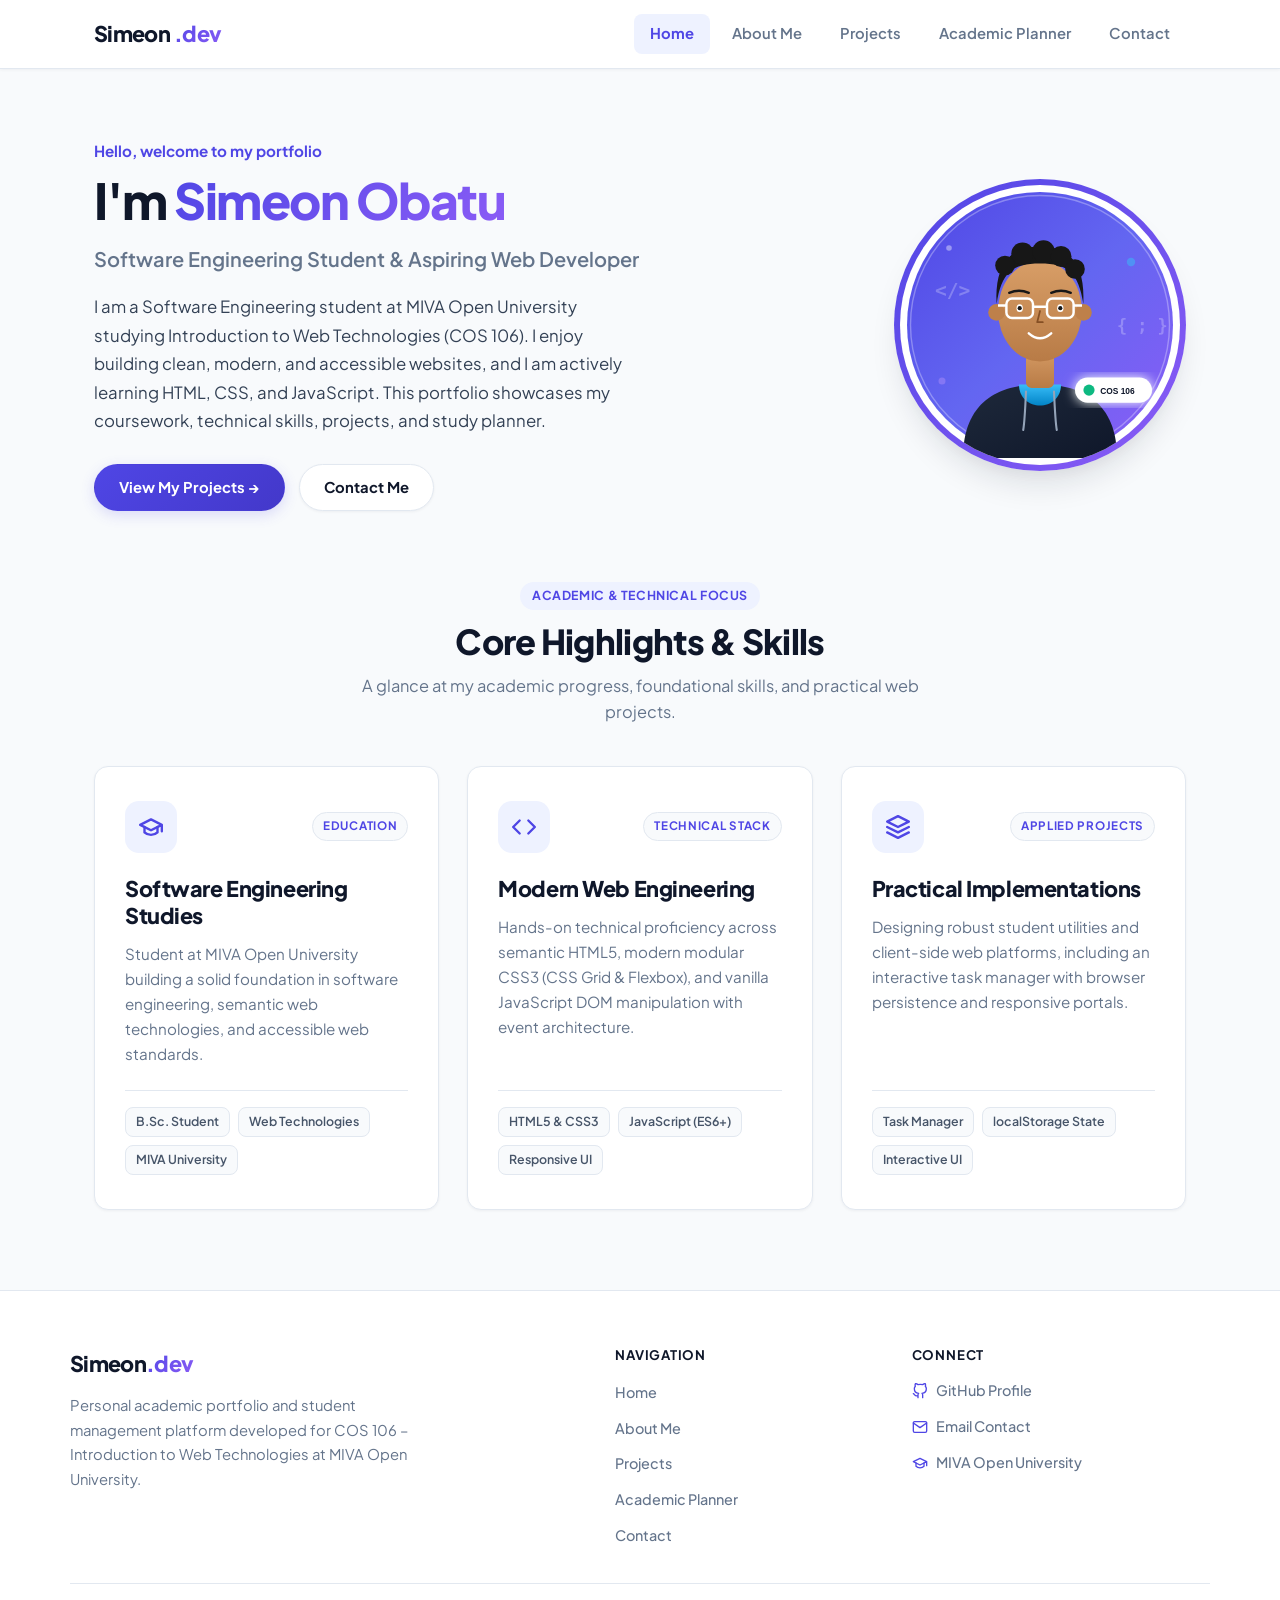
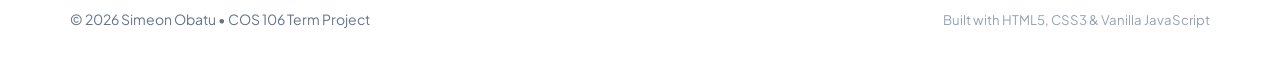
<file: index.html>
<!DOCTYPE html>
<html lang="en">
<head>
  <meta charset="UTF-8">
  <meta name="viewport" content="width=device-width, initial-scale=1.0">
  <meta name="description" content="Personal academic portfolio of Simeon Obatu, a Software Engineering student at MIVA Open University.">
  <title>Home | Simeon Obatu</title>
  <link rel="stylesheet" href="css/style.css">
</head>
<body>

  <header class="site-header">
    <nav class="navbar">
      <a href="index.html" class="logo">Simeon<span>.dev</span></a>
      <button class="menu-toggle" id="menuToggle" aria-label="Toggle navigation menu" aria-expanded="false">
        <span class="bar"></span>
        <span class="bar"></span>
        <span class="bar"></span>
      </button>
      <ul class="nav-links" id="navLinks">
        <li><a href="index.html" class="active">Home</a></li>
        <li><a href="about.html">About Me</a></li>
        <li><a href="projects.html">Projects</a></li>
        <li><a href="planner.html">Academic Planner</a></li>
        <li><a href="contact.html">Contact</a></li>
      </ul>
    </nav>
    <div class="nav-overlay" id="navOverlay" aria-hidden="true"></div>
  </header>

  <main>
    <section class="hero">
      <div class="hero-text fade-in">
        <p class="greeting">Hello, welcome to my portfolio</p>
        <h1>I'm <span class="highlight">Simeon Obatu</span></h1>
        <p class="tagline">Software Engineering Student &amp; Aspiring Web Developer</p>
        <p class="bio">
          I am a Software Engineering student at MIVA Open University studying Introduction to Web Technologies (COS 106).
          I enjoy building clean, modern, and accessible websites, and I am actively learning HTML, CSS, and
          JavaScript. This portfolio showcases my coursework, technical skills, projects, and study planner.
        </p>
        <div class="hero-buttons">
          <a href="projects.html" class="btn btn-primary">View My Projects &rarr;</a>
          <a href="contact.html" class="btn btn-outline">Contact Me</a>
        </div>
      </div>
      <div class="hero-photo fade-in">
        <div class="avatar-wrapper">
          <img src="images/avatar.svg" alt="Photograph of Simeon Obatu" width="280" height="280">
        </div>
      </div>
    </section>

    <section class="highlights">
      <div class="highlights-header">
        <span class="highlights-badge">Academic &amp; Technical Focus</span>
        <h2>Core Highlights &amp; Skills</h2>
        <p class="section-sub">A glance at my academic progress, foundational skills, and practical web projects.</p>
      </div>

      <div class="highlight-cards">
        <article class="highlight-card">
          <div class="highlight-top">
            <div class="highlight-icon-box">
              <svg viewBox="0 0 24 24" fill="none" stroke="currentColor" stroke-linecap="round" stroke-linejoin="round">
                <path d="M22 10v6M2 10l10-5 10 5-10 5z"/>
                <path d="M6 12v5c3 3 9 3 12 0v-5"/>
              </svg>
            </div>
            <span class="highlight-category">Education</span>
          </div>
          <h3>Software Engineering Studies</h3>
          <p>
            Student at MIVA Open University building a solid foundation in software engineering,
            semantic web technologies, and accessible web standards.
          </p>
          <div class="highlight-tags">
            <span class="highlight-tag">B.Sc. Student</span>
            <span class="highlight-tag">Web Technologies</span>
            <span class="highlight-tag">MIVA University</span>
          </div>
        </article>

        <article class="highlight-card">
          <div class="highlight-top">
            <div class="highlight-icon-box">
              <svg viewBox="0 0 24 24" fill="none" stroke="currentColor" stroke-linecap="round" stroke-linejoin="round">
                <polyline points="16 18 22 12 16 6"/>
                <polyline points="8 6 2 12 8 18"/>
              </svg>
            </div>
            <span class="highlight-category">Technical Stack</span>
          </div>
          <h3>Modern Web Engineering</h3>
          <p>
            Hands-on technical proficiency across semantic HTML5, modern modular CSS3 (CSS Grid &amp; Flexbox),
            and vanilla JavaScript DOM manipulation with event architecture.
          </p>
          <div class="highlight-tags">
            <span class="highlight-tag">HTML5 &amp; CSS3</span>
            <span class="highlight-tag">JavaScript (ES6+)</span>
            <span class="highlight-tag">Responsive UI</span>
          </div>
        </article>

        <article class="highlight-card">
          <div class="highlight-top">
            <div class="highlight-icon-box">
              <svg viewBox="0 0 24 24" fill="none" stroke="currentColor" stroke-linecap="round" stroke-linejoin="round">
                <polygon points="12 2 2 7 12 12 22 7 12 2"/>
                <polyline points="2 17 12 22 22 17"/>
                <polyline points="2 12 12 17 22 12"/>
              </svg>
            </div>
            <span class="highlight-category">Applied Projects</span>
          </div>
          <h3>Practical Implementations</h3>
          <p>
            Designing robust student utilities and client-side web platforms, including an interactive task manager
            with browser persistence and responsive portals.
          </p>
          <div class="highlight-tags">
            <span class="highlight-tag">Task Manager</span>
            <span class="highlight-tag">localStorage State</span>
            <span class="highlight-tag">Interactive UI</span>
          </div>
        </article>
      </div>
    </section>
  </main>

  <footer class="site-footer">
    <div class="footer-container">
      <div class="footer-top">
        <div class="footer-brand">
          <a href="index.html" class="logo">Simeon<span>.dev</span></a>
          <p class="footer-desc">
            Personal academic portfolio and student management platform developed for COS 106 &ndash; Introduction to Web Technologies at MIVA Open University.
          </p>
        </div>

        <div class="footer-links-group">
          <h4>Navigation</h4>
          <ul class="footer-nav">
            <li><a href="index.html">Home</a></li>
            <li><a href="about.html">About Me</a></li>
            <li><a href="projects.html">Projects</a></li>
            <li><a href="planner.html">Academic Planner</a></li>
            <li><a href="contact.html">Contact</a></li>
          </ul>
        </div>

        <div class="footer-links-group">
          <h4>Connect</h4>
          <ul class="footer-nav">
            <li>
              <a href="https://github.com/mackenzie95" target="_blank" rel="noopener">
                <svg class="footer-icon" viewBox="0 0 24 24" fill="none" stroke="currentColor" stroke-width="2" stroke-linecap="round" stroke-linejoin="round">
                  <path d="M9 19c-5 1.5-5-2.5-7-3m14 6v-3.87a3.37 3.37 0 0 0-.94-2.61c3.14-.35 6.44-1.54 6.44-7A5.44 5.44 0 0 0 20 4.77 5.07 5.07 0 0 0 19.91 1S18.73.65 16 2.48a13.38 13.38 0 0 0-7 0C6.27.65 5.09 1 5.09 1A5.07 5.07 0 0 0 5 4.77a5.44 5.44 0 0 0-1.5 3.78c0 5.42 3.3 6.61 6.44 7A3.37 3.37 0 0 0 9 18.13V22"/>
                </svg>
                GitHub Profile
              </a>
            </li>
            <li>
              <a href="mailto:simeon@example.com">
                <svg class="footer-icon" viewBox="0 0 24 24" fill="none" stroke="currentColor" stroke-width="2" stroke-linecap="round" stroke-linejoin="round">
                  <path d="M4 4h16c1.1 0 2 .9 2 2v12c0 1.1-.9 2-2 2H4c-1.1 0-2-.9-2-2V6c0-1.1.9-2 2-2z"/>
                  <polyline points="22,6 12,13 2,6"/>
                </svg>
                Email Contact
              </a>
            </li>
            <li>
              <a href="https://mivaopenuniversity.edu.ng" target="_blank" rel="noopener">
                <svg class="footer-icon" viewBox="0 0 24 24" fill="none" stroke="currentColor" stroke-width="2" stroke-linecap="round" stroke-linejoin="round">
                  <path d="M22 10v6M2 10l10-5 10 5-10 5z"/>
                  <path d="M6 12v5c3 3 9 3 12 0v-5"/>
                </svg>
                MIVA Open University
              </a>
            </li>
          </ul>
        </div>
      </div>

      <div class="footer-bottom">
        <p>&copy; 2026 Simeon Obatu &bull; COS 106 Term Project</p>
        <p class="footer-credit">Built with HTML5, CSS3 &amp; Vanilla JavaScript</p>
      </div>
    </div>
  </footer>

  <script src="js/script.js"></script>
</body>
</html>
</file>
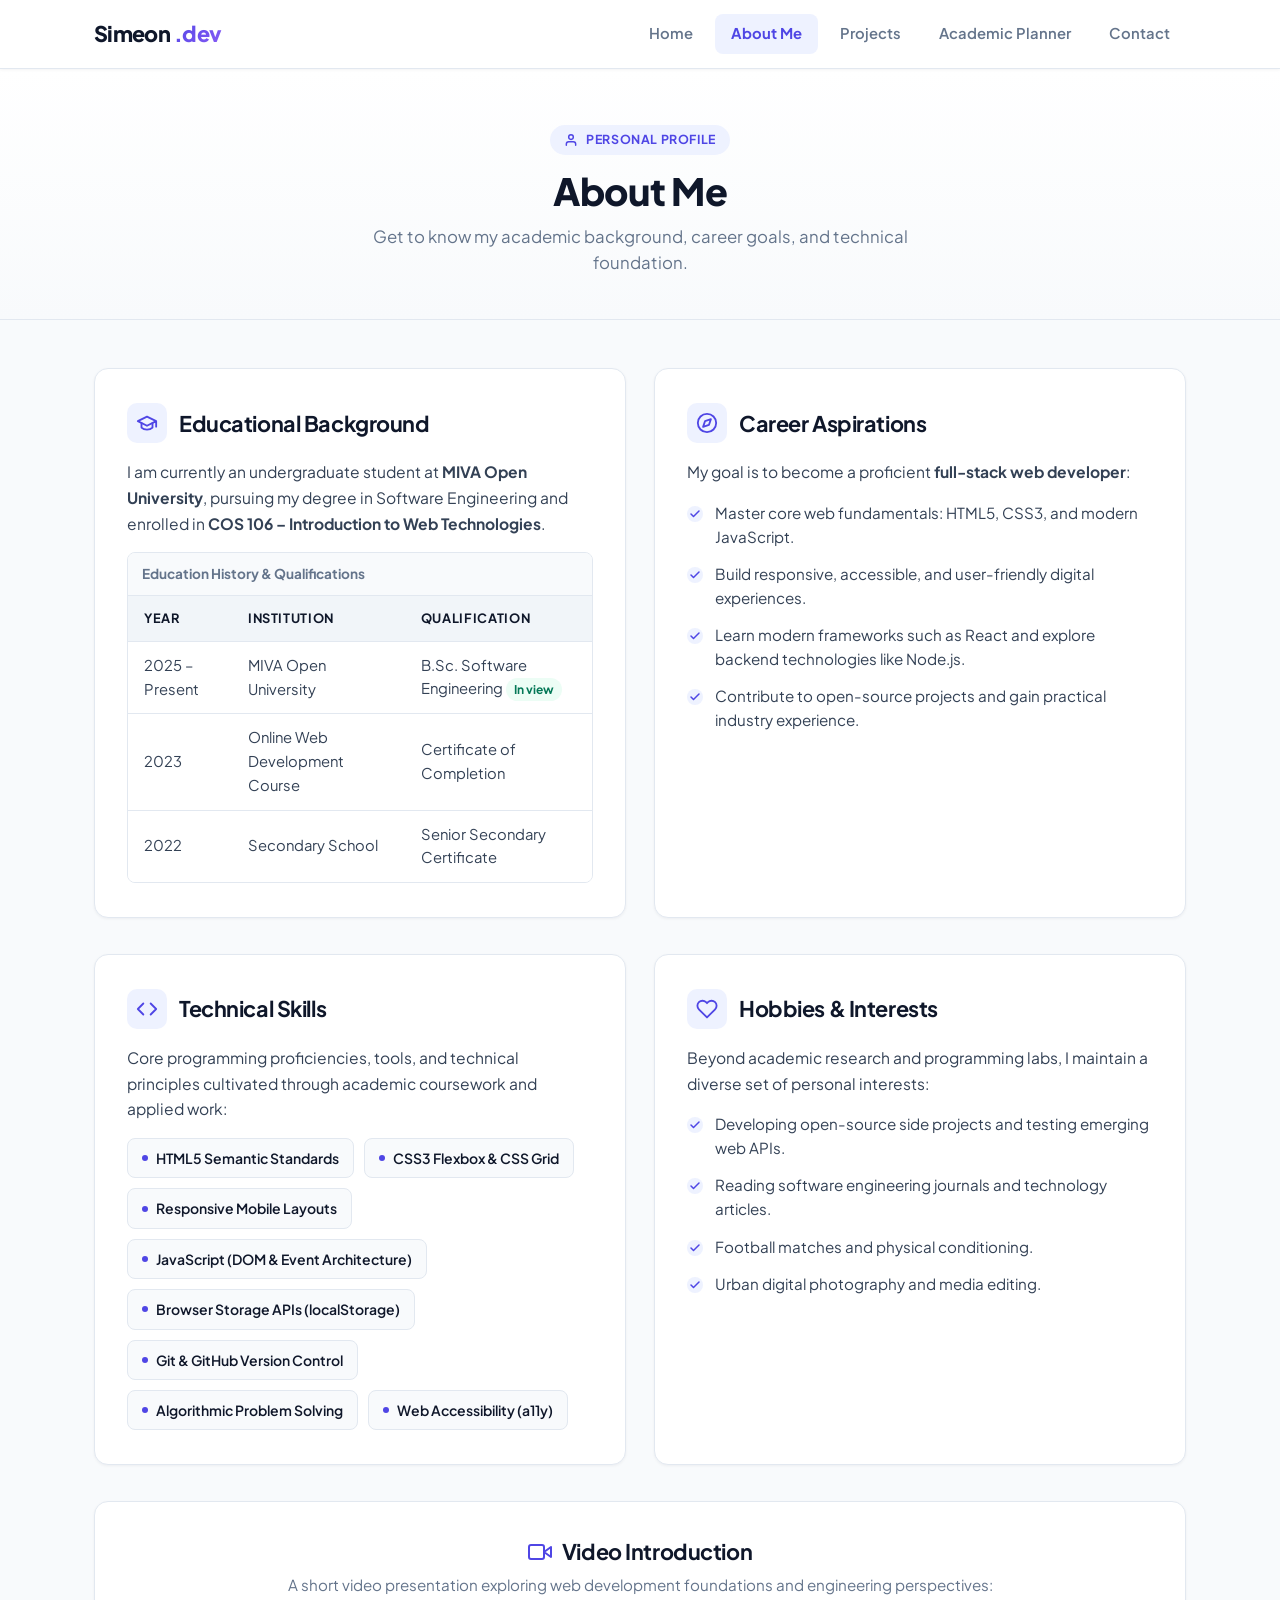
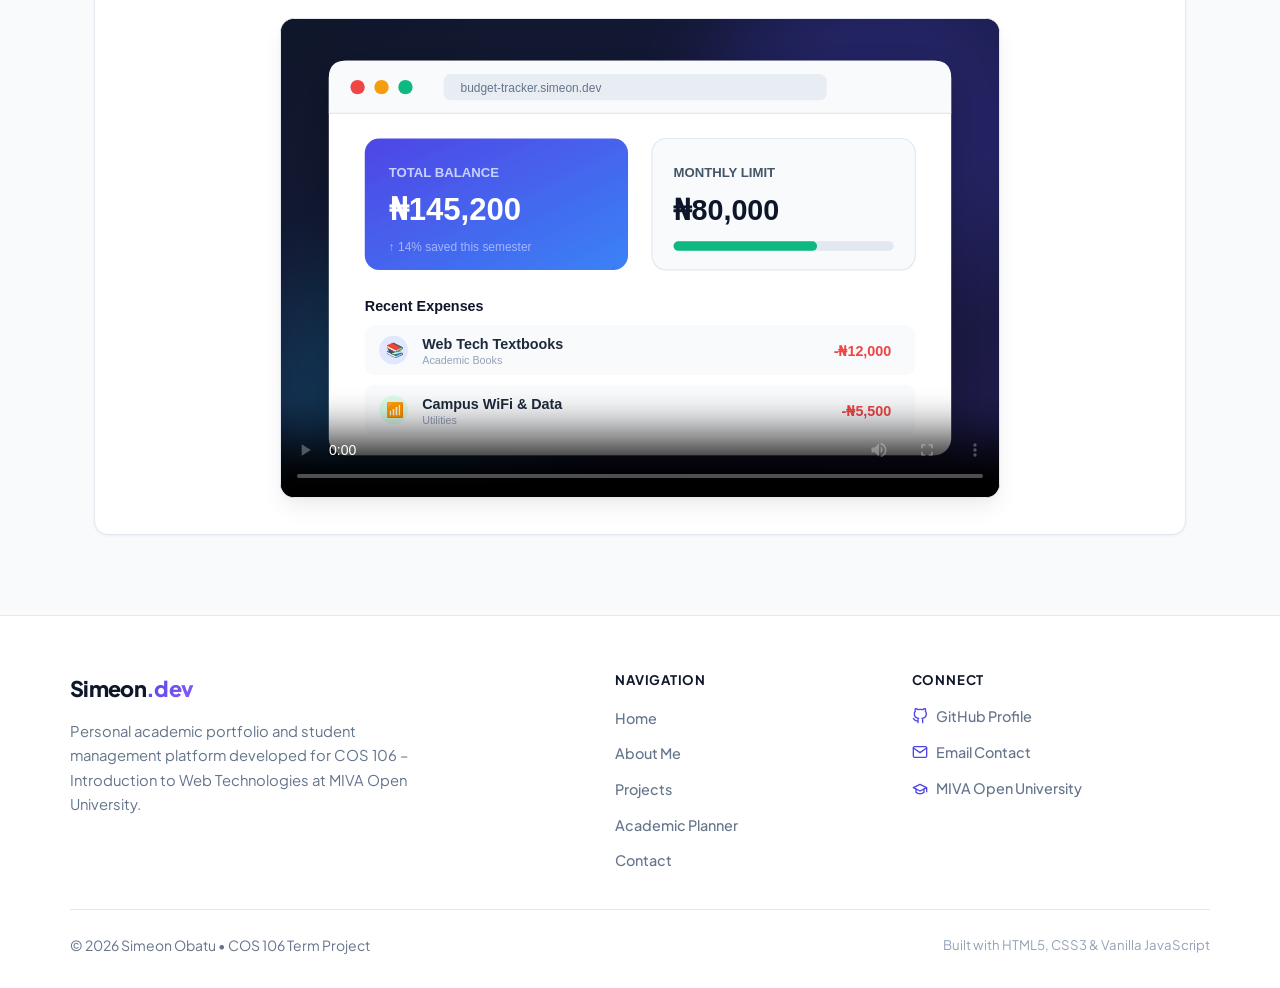
<file: about.html>
<!DOCTYPE html>
<html lang="en">
<head>
  <meta charset="UTF-8">
  <meta name="viewport" content="width=device-width, initial-scale=1.0">
  <meta name="description" content="Learn more about Simeon Obatu: education, career goals, skills and hobbies.">
  <title>About Me | Simeon Obatu</title>
  <link rel="stylesheet" href="css/style.css">
</head>
<body>

  <header class="site-header">
    <nav class="navbar">
      <a href="index.html" class="logo">Simeon<span>.dev</span></a>
      <button class="menu-toggle" id="menuToggle" aria-label="Toggle navigation menu" aria-expanded="false">
        <span class="bar"></span>
        <span class="bar"></span>
        <span class="bar"></span>
      </button>
      <ul class="nav-links" id="navLinks">
        <li><a href="index.html">Home</a></li>
        <li><a href="about.html" class="active">About Me</a></li>
        <li><a href="projects.html">Projects</a></li>
        <li><a href="planner.html">Academic Planner</a></li>
        <li><a href="contact.html">Contact</a></li>
      </ul>
    </nav>
    <div class="nav-overlay" id="navOverlay" aria-hidden="true"></div>
  </header>

  <main>
    <section class="page-header">
      <span class="page-badge">
        <svg viewBox="0 0 24 24" fill="none" stroke="currentColor" stroke-width="2.5" stroke-linecap="round" stroke-linejoin="round">
          <path d="M20 21v-2a4 4 0 0 0-4-4H8a4 4 0 0 0-4 4v2"/>
          <circle cx="12" cy="7" r="4"/>
        </svg>
        Personal Profile
      </span>
      <h1>About Me</h1>
      <p>Get to know my academic background, career goals, and technical foundation.</p>
    </section>

    <div class="about-container">
      <section class="about-grid">
        <article class="about-block fade-in">
          <div class="about-block-header">
            <div class="about-block-icon">
              <svg viewBox="0 0 24 24" fill="none" stroke="currentColor" stroke-width="2" stroke-linecap="round" stroke-linejoin="round">
                <path d="M22 10v6M2 10l10-5 10 5-10 5z"/>
                <path d="M6 12v5c3 3 9 3 12 0v-5"/>
              </svg>
            </div>
            <h2>Educational Background</h2>
          </div>
          <p>
            I am currently an undergraduate student at <strong>MIVA Open University</strong>, pursuing my
            degree in Software Engineering and enrolled in
            <strong>COS 106 &ndash; Introduction to Web Technologies</strong>.
          </p>

          <div class="table-wrapper">
            <table class="data-table">
              <caption>Education History &amp; Qualifications</caption>
              <thead>
                <tr>
                  <th>Year</th>
                  <th>Institution</th>
                  <th>Qualification</th>
                </tr>
              </thead>
              <tbody>
                <tr>
                  <td>2025 &ndash; Present</td>
                  <td>MIVA Open University</td>
                  <td>B.Sc. Software Engineering <span class="badge-status">In view</span></td>
                </tr>
                <tr>
                  <td>2023</td>
                  <td>Online Web Development Course</td>
                  <td>Certificate of Completion</td>
                </tr>
                <tr>
                  <td>2022</td>
                  <td>Secondary School</td>
                  <td>Senior Secondary Certificate</td>
                </tr>
              </tbody>
            </table>
          </div>
        </article>

        <article class="about-block fade-in">
          <div class="about-block-header">
            <div class="about-block-icon">
              <svg viewBox="0 0 24 24" fill="none" stroke="currentColor" stroke-width="2" stroke-linecap="round" stroke-linejoin="round">
                <circle cx="12" cy="12" r="10"/>
                <polygon points="16.24 7.76 14.12 14.12 7.76 16.24 9.88 9.88 16.24 7.76"/>
              </svg>
            </div>
            <h2>Career Aspirations</h2>
          </div>
          <p>
            My goal is to become a proficient <strong>full-stack web developer</strong>:
          </p>
          <ul class="styled-list">
            <li>Master core web fundamentals: HTML5, CSS3, and modern JavaScript.</li>
            <li>Build responsive, accessible, and user-friendly digital experiences.</li>
            <li>Learn modern frameworks such as React and explore backend technologies like Node.js.</li>
            <li>Contribute to open-source projects and gain practical industry experience.</li>
          </ul>
        </article>
      </section>

      <section class="about-grid">
        <article class="about-block fade-in">
          <div class="about-block-header">
            <div class="about-block-icon">
              <svg viewBox="0 0 24 24" fill="none" stroke="currentColor" stroke-width="2" stroke-linecap="round" stroke-linejoin="round">
                <polyline points="16 18 22 12 16 6"/>
                <polyline points="8 6 2 12 8 18"/>
              </svg>
            </div>
            <h2>Technical Skills</h2>
          </div>
          <p>Core programming proficiencies, tools, and technical principles cultivated through academic coursework and applied work:</p>
          <div class="skills-wrapper">
            <div class="skill-chip"><span class="dot"></span> HTML5 Semantic Standards</div>
            <div class="skill-chip"><span class="dot"></span> CSS3 Flexbox &amp; CSS Grid</div>
            <div class="skill-chip"><span class="dot"></span> Responsive Mobile Layouts</div>
            <div class="skill-chip"><span class="dot"></span> JavaScript (DOM &amp; Event Architecture)</div>
            <div class="skill-chip"><span class="dot"></span> Browser Storage APIs (localStorage)</div>
            <div class="skill-chip"><span class="dot"></span> Git &amp; GitHub Version Control</div>
            <div class="skill-chip"><span class="dot"></span> Algorithmic Problem Solving</div>
            <div class="skill-chip"><span class="dot"></span> Web Accessibility (a11y)</div>
          </div>
        </article>

        <article class="about-block fade-in">
          <div class="about-block-header">
            <div class="about-block-icon">
              <svg viewBox="0 0 24 24" fill="none" stroke="currentColor" stroke-width="2" stroke-linecap="round" stroke-linejoin="round">
                <path d="M20.84 4.61a5.5 5.5 0 0 0-7.78 0L12 5.67l-1.06-1.06a5.5 5.5 0 0 0-7.78 7.78l1.06 1.06L12 21.23l7.78-7.78 1.06-1.06a5.5 5.5 0 0 0 0-7.78z"/>
              </svg>
            </div>
            <h2>Hobbies &amp; Interests</h2>
          </div>
          <p>Beyond academic research and programming labs, I maintain a diverse set of personal interests:</p>
          <ul class="styled-list">
            <li>Developing open-source side projects and testing emerging web APIs.</li>
            <li>Reading software engineering journals and technology articles.</li>
            <li>Football matches and physical conditioning.</li>
            <li>Urban digital photography and media editing.</li>
          </ul>
        </article>
      </section>

      <section class="media-section fade-in">
        <div class="media-header">
          <svg viewBox="0 0 24 24" fill="none" stroke="currentColor" stroke-width="2" stroke-linecap="round" stroke-linejoin="round">
            <polygon points="23 7 16 12 23 17 23 7"/>
            <rect x="1" y="5" width="15" height="14" rx="2" ry="2"/>
          </svg>
          <h2>Video Introduction</h2>
        </div>
        <p>A short video presentation exploring web development foundations and engineering perspectives:</p>
        <div class="video-frame">
          <video controls width="720" poster="images/project1.svg">
            <source src="https://www.w3schools.com/html/mov_bbb.mp4" type="video/mp4">
            Your browser does not support the video tag.
          </video>
        </div>
      </section>
    </div>
  </main>

  <footer class="site-footer">
    <div class="footer-container">
      <div class="footer-top">
        <div class="footer-brand">
          <a href="index.html" class="logo">Simeon<span>.dev</span></a>
          <p class="footer-desc">
            Personal academic portfolio and student management platform developed for COS 106 &ndash; Introduction to Web Technologies at MIVA Open University.
          </p>
        </div>

        <div class="footer-links-group">
          <h4>Navigation</h4>
          <ul class="footer-nav">
            <li><a href="index.html">Home</a></li>
            <li><a href="about.html">About Me</a></li>
            <li><a href="projects.html">Projects</a></li>
            <li><a href="planner.html">Academic Planner</a></li>
            <li><a href="contact.html">Contact</a></li>
          </ul>
        </div>

        <div class="footer-links-group">
          <h4>Connect</h4>
          <ul class="footer-nav">
            <li>
              <a href="https://github.com/mackenzie95" target="_blank" rel="noopener">
                <svg class="footer-icon" viewBox="0 0 24 24" fill="none" stroke="currentColor" stroke-width="2" stroke-linecap="round" stroke-linejoin="round">
                  <path d="M9 19c-5 1.5-5-2.5-7-3m14 6v-3.87a3.37 3.37 0 0 0-.94-2.61c3.14-.35 6.44-1.54 6.44-7A5.44 5.44 0 0 0 20 4.77 5.07 5.07 0 0 0 19.91 1S18.73.65 16 2.48a13.38 13.38 0 0 0-7 0C6.27.65 5.09 1 5.09 1A5.07 5.07 0 0 0 5 4.77a5.44 5.44 0 0 0-1.5 3.78c0 5.42 3.3 6.61 6.44 7A3.37 3.37 0 0 0 9 18.13V22"/>
                </svg>
                GitHub Profile
              </a>
            </li>
            <li>
              <a href="mailto:simeon@example.com">
                <svg class="footer-icon" viewBox="0 0 24 24" fill="none" stroke="currentColor" stroke-width="2" stroke-linecap="round" stroke-linejoin="round">
                  <path d="M4 4h16c1.1 0 2 .9 2 2v12c0 1.1-.9 2-2 2H4c-1.1 0-2-.9-2-2V6c0-1.1.9-2 2-2z"/>
                  <polyline points="22,6 12,13 2,6"/>
                </svg>
                Email Contact
              </a>
            </li>
            <li>
              <a href="https://mivaopenuniversity.edu.ng" target="_blank" rel="noopener">
                <svg class="footer-icon" viewBox="0 0 24 24" fill="none" stroke="currentColor" stroke-width="2" stroke-linecap="round" stroke-linejoin="round">
                  <path d="M22 10v6M2 10l10-5 10 5-10 5z"/>
                  <path d="M6 12v5c3 3 9 3 12 0v-5"/>
                </svg>
                MIVA Open University
              </a>
            </li>
          </ul>
        </div>
      </div>

      <div class="footer-bottom">
        <p>&copy; 2026 Simeon Obatu &bull; COS 106 Term Project</p>
        <p class="footer-credit">Built with HTML5, CSS3 &amp; Vanilla JavaScript</p>
      </div>
    </div>
  </footer>

  <script src="js/script.js"></script>
</body>
</html>
</file>
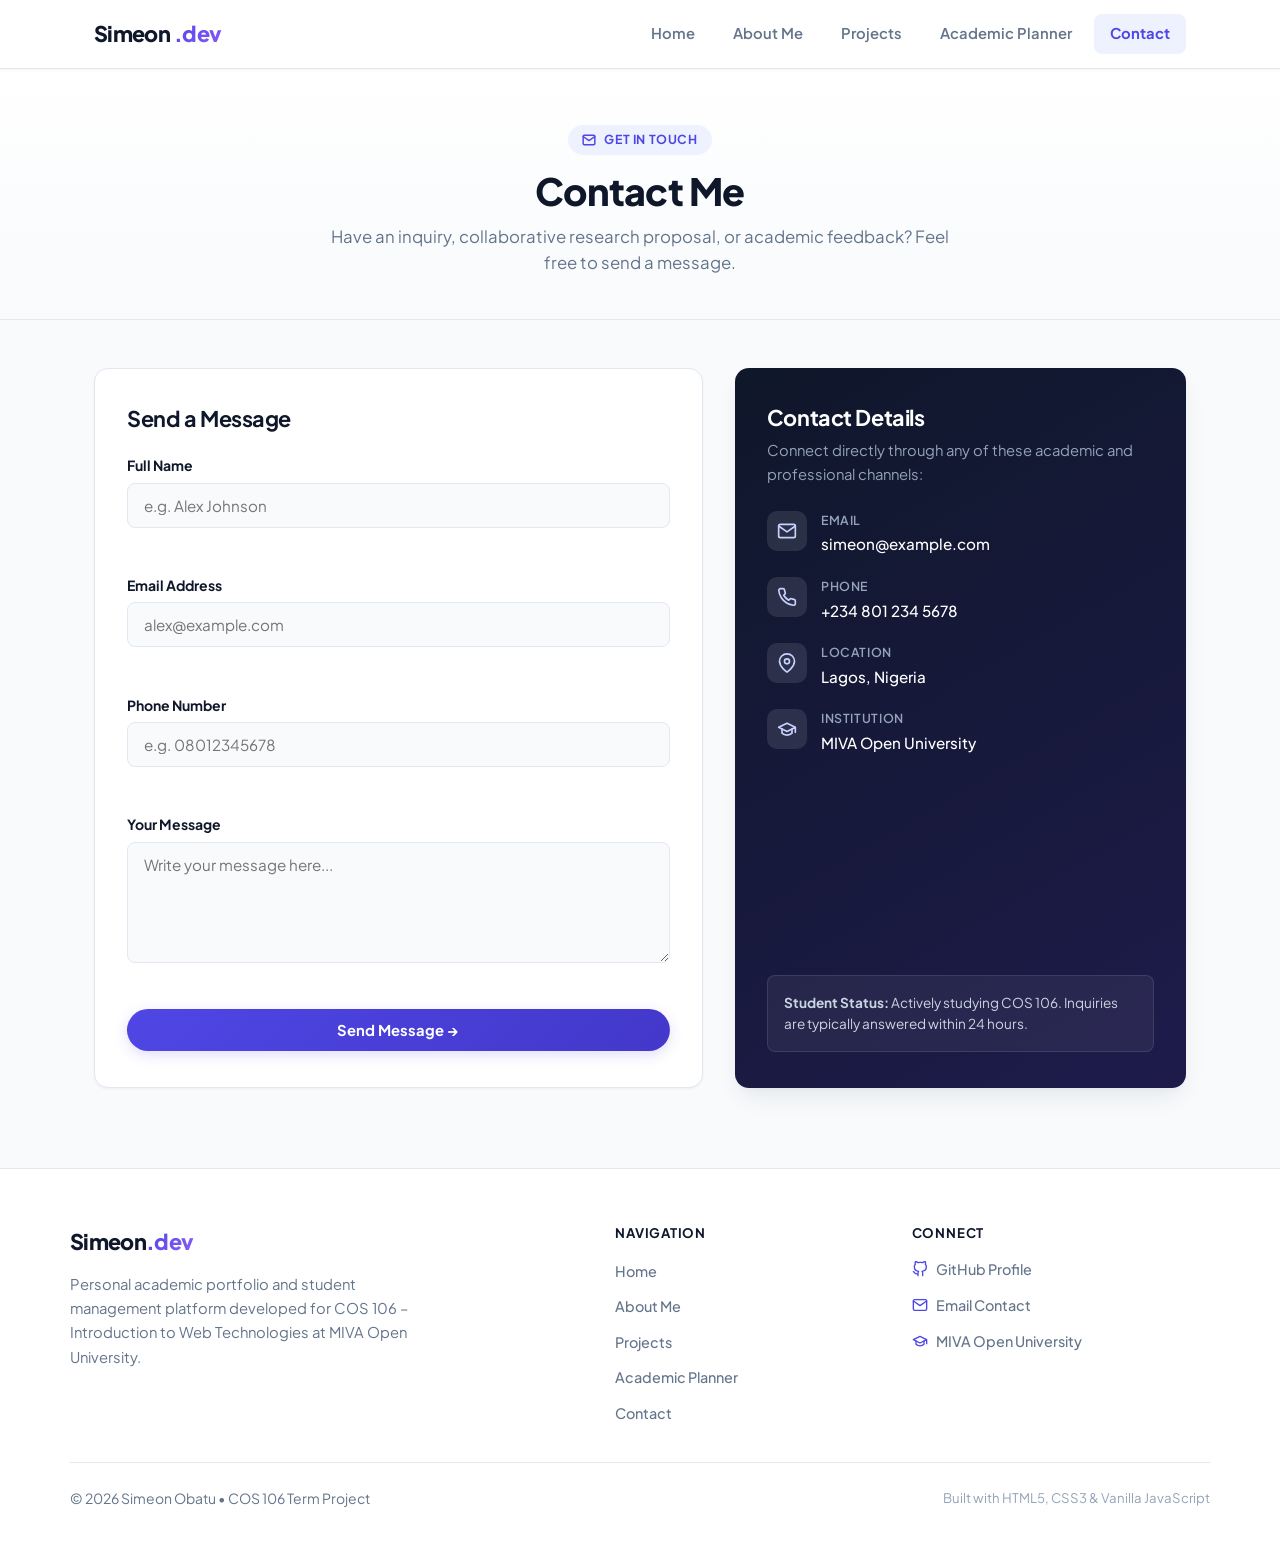
<file: contact.html>
<!DOCTYPE html>
<html lang="en">
<head>
  <meta charset="UTF-8">
  <meta name="viewport" content="width=device-width, initial-scale=1.0">
  <meta name="description" content="Contact Simeon Obatu through this form.">
  <title>Contact | Simeon Obatu</title>
  <link rel="stylesheet" href="css/style.css">
</head>
<body>

  <header class="site-header">
    <nav class="navbar">
      <a href="index.html" class="logo">Simeon<span>.dev</span></a>
      <button class="menu-toggle" id="menuToggle" aria-label="Toggle navigation menu" aria-expanded="false">
        <span class="bar"></span>
        <span class="bar"></span>
        <span class="bar"></span>
      </button>
      <ul class="nav-links" id="navLinks">
        <li><a href="index.html">Home</a></li>
        <li><a href="about.html">About Me</a></li>
        <li><a href="projects.html">Projects</a></li>
        <li><a href="planner.html">Academic Planner</a></li>
        <li><a href="contact.html" class="active">Contact</a></li>
      </ul>
    </nav>
    <div class="nav-overlay" id="navOverlay" aria-hidden="true"></div>
  </header>

  <main>
    <section class="page-header">
      <span class="page-badge">
        <svg viewBox="0 0 24 24" fill="none" stroke="currentColor" stroke-width="2.5" stroke-linecap="round" stroke-linejoin="round">
          <path d="M4 4h16c1.1 0 2 .9 2 2v12c0 1.1-.9 2-2 2H4c-1.1 0-2-.9-2-2V6c0-1.1.9-2 2-2z"/>
          <polyline points="22,6 12,13 2,6"/>
        </svg>
        Get in Touch
      </span>
      <h1>Contact Me</h1>
      <p>Have an inquiry, collaborative research proposal, or academic feedback? Feel free to send a message.</p>
    </section>

    <div class="contact-container">
      <section class="contact-grid">
        <form class="contact-form fade-in" id="contactForm" novalidate>
          <h2>Send a Message</h2>

          <div class="form-group">
            <label for="name">Full Name</label>
            <input type="text" id="name" name="name" placeholder="e.g. Alex Johnson">
            <small class="error-msg" id="nameError"></small>
          </div>

          <div class="form-group">
            <label for="email">Email Address</label>
            <input type="text" id="email" name="email" placeholder="alex@example.com">
            <small class="error-msg" id="emailError"></small>
          </div>

          <div class="form-group">
            <label for="phone">Phone Number</label>
            <input type="text" id="phone" name="phone" placeholder="e.g. 08012345678">
            <small class="error-msg" id="phoneError"></small>
          </div>

          <div class="form-group">
            <label for="message">Your Message</label>
            <textarea id="message" name="message" rows="5" placeholder="Write your message here..."></textarea>
            <small class="error-msg" id="messageError"></small>
          </div>

          <button type="submit" class="btn btn-primary">Send Message &rarr;</button>
          <div class="success-msg" id="successMessage"></div>
        </form>

        <aside class="contact-info fade-in">
          <div>
            <h2>Contact Details</h2>
            <p class="info-sub">Connect directly through any of these academic and professional channels:</p>

            <ul class="contact-info-list">
              <li class="contact-info-item">
                <div class="info-icon">
                  <svg viewBox="0 0 24 24" fill="none" stroke="currentColor" stroke-width="2" stroke-linecap="round" stroke-linejoin="round">
                    <path d="M4 4h16c1.1 0 2 .9 2 2v12c0 1.1-.9 2-2 2H4c-1.1 0-2-.9-2-2V6c0-1.1.9-2 2-2z"/>
                    <polyline points="22,6 12,13 2,6"/>
                  </svg>
                </div>
                <div>
                  <div class="info-label">Email</div>
                  <div class="info-value"><a href="mailto:simeon@example.com">simeon@example.com</a></div>
                </div>
              </li>

              <li class="contact-info-item">
                <div class="info-icon">
                  <svg viewBox="0 0 24 24" fill="none" stroke="currentColor" stroke-width="2" stroke-linecap="round" stroke-linejoin="round">
                    <path d="M22 16.92v3a2 2 0 0 1-2.18 2 19.79 19.79 0 0 1-8.63-3.07 19.5 19.5 0 0 1-6-6 19.79 19.79 0 0 1-3.07-8.67A2 2 0 0 1 4.11 2h3a2 2 0 0 1 2 1.72 12.84 12.84 0 0 0 .7 2.81 2 2 0 0 1-.45 2.11L8.09 9.91a16 16 0 0 0 6 6l1.27-1.27a2 2 0 0 1 2.11-.45 12.84 12.84 0 0 0 2.81.7A2 2 0 0 1 22 16.92z"/>
                  </svg>
                </div>
                <div>
                  <div class="info-label">Phone</div>
                  <div class="info-value"><a href="tel:+2348012345678">+234 801 234 5678</a></div>
                </div>
              </li>

              <li class="contact-info-item">
                <div class="info-icon">
                  <svg viewBox="0 0 24 24" fill="none" stroke="currentColor" stroke-width="2" stroke-linecap="round" stroke-linejoin="round">
                    <path d="M21 10c0 7-9 13-9 13s-9-6-9-13a9 9 0 0 1 18 0z"/>
                    <circle cx="12" cy="10" r="3"/>
                  </svg>
                </div>
                <div>
                  <div class="info-label">Location</div>
                  <div class="info-value">Lagos, Nigeria</div>
                </div>
              </li>

              <li class="contact-info-item">
                <div class="info-icon">
                  <svg viewBox="0 0 24 24" fill="none" stroke="currentColor" stroke-width="2" stroke-linecap="round" stroke-linejoin="round">
                    <path d="M22 10v6M2 10l10-5 10 5-10 5z"/>
                    <path d="M6 12v5c3 3 9 3 12 0v-5"/>
                  </svg>
                </div>
                <div>
                  <div class="info-label">Institution</div>
                  <div class="info-value">
                    <a href="https://mivaopenuniversity.edu.ng" target="_blank" rel="noopener">MIVA Open University</a>
                  </div>
                </div>
              </li>
            </ul>
          </div>

          <div class="contact-badge-note">
            <strong>Student Status:</strong> Actively studying COS 106. Inquiries are typically answered within 24 hours.
          </div>
        </aside>
      </section>
    </div>
  </main>

  <footer class="site-footer">
    <div class="footer-container">
      <div class="footer-top">
        <div class="footer-brand">
          <a href="index.html" class="logo">Simeon<span>.dev</span></a>
          <p class="footer-desc">
            Personal academic portfolio and student management platform developed for COS 106 &ndash; Introduction to Web Technologies at MIVA Open University.
          </p>
        </div>

        <div class="footer-links-group">
          <h4>Navigation</h4>
          <ul class="footer-nav">
            <li><a href="index.html">Home</a></li>
            <li><a href="about.html">About Me</a></li>
            <li><a href="projects.html">Projects</a></li>
            <li><a href="planner.html">Academic Planner</a></li>
            <li><a href="contact.html">Contact</a></li>
          </ul>
        </div>

        <div class="footer-links-group">
          <h4>Connect</h4>
          <ul class="footer-nav">
            <li>
              <a href="https://github.com/mackenzie95" target="_blank" rel="noopener">
                <svg class="footer-icon" viewBox="0 0 24 24" fill="none" stroke="currentColor" stroke-width="2" stroke-linecap="round" stroke-linejoin="round">
                  <path d="M9 19c-5 1.5-5-2.5-7-3m14 6v-3.87a3.37 3.37 0 0 0-.94-2.61c3.14-.35 6.44-1.54 6.44-7A5.44 5.44 0 0 0 20 4.77 5.07 5.07 0 0 0 19.91 1S18.73.65 16 2.48a13.38 13.38 0 0 0-7 0C6.27.65 5.09 1 5.09 1A5.07 5.07 0 0 0 5 4.77a5.44 5.44 0 0 0-1.5 3.78c0 5.42 3.3 6.61 6.44 7A3.37 3.37 0 0 0 9 18.13V22"/>
                </svg>
                GitHub Profile
              </a>
            </li>
            <li>
              <a href="mailto:simeon@example.com">
                <svg class="footer-icon" viewBox="0 0 24 24" fill="none" stroke="currentColor" stroke-width="2" stroke-linecap="round" stroke-linejoin="round">
                  <path d="M4 4h16c1.1 0 2 .9 2 2v12c0 1.1-.9 2-2 2H4c-1.1 0-2-.9-2-2V6c0-1.1.9-2 2-2z"/>
                  <polyline points="22,6 12,13 2,6"/>
                </svg>
                Email Contact
              </a>
            </li>
            <li>
              <a href="https://mivaopenuniversity.edu.ng" target="_blank" rel="noopener">
                <svg class="footer-icon" viewBox="0 0 24 24" fill="none" stroke="currentColor" stroke-width="2" stroke-linecap="round" stroke-linejoin="round">
                  <path d="M22 10v6M2 10l10-5 10 5-10 5z"/>
                  <path d="M6 12v5c3 3 9 3 12 0v-5"/>
                </svg>
                MIVA Open University
              </a>
            </li>
          </ul>
        </div>
      </div>

      <div class="footer-bottom">
        <p>&copy; 2026 Simeon Obatu &bull; COS 106 Term Project</p>
        <p class="footer-credit">Built with HTML5, CSS3 &amp; Vanilla JavaScript</p>
      </div>
    </div>
  </footer>

  <script src="js/script.js"></script>
</body>
</html>
</file>
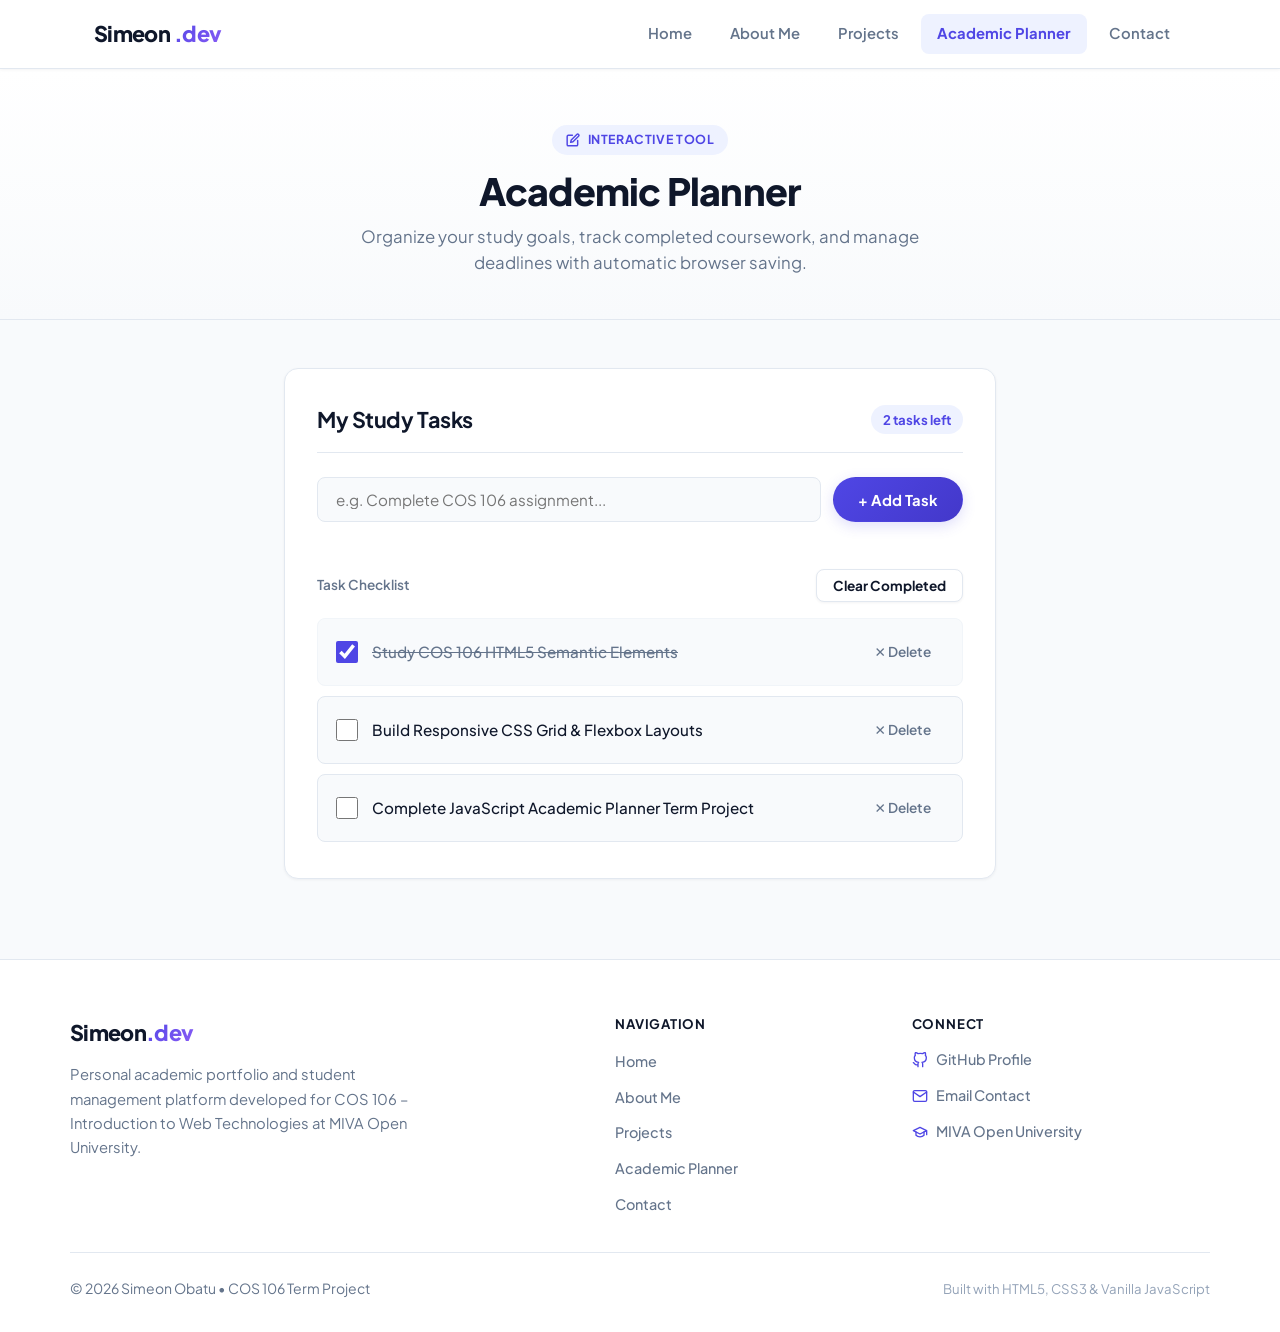
<file: planner.html>
<!DOCTYPE html>
<html lang="en">
<head>
  <meta charset="UTF-8">
  <meta name="viewport" content="width=device-width, initial-scale=1.0">
  <meta name="description" content="Interactive academic planner for tracking study tasks.">
  <title>Academic Planner | Simeon Obatu</title>
  <link rel="stylesheet" href="css/style.css">
</head>
<body>

  <header class="site-header">
    <nav class="navbar">
      <a href="index.html" class="logo">Simeon<span>.dev</span></a>
      <button class="menu-toggle" id="menuToggle" aria-label="Toggle navigation menu" aria-expanded="false">
        <span class="bar"></span>
        <span class="bar"></span>
        <span class="bar"></span>
      </button>
      <ul class="nav-links" id="navLinks">
        <li><a href="index.html">Home</a></li>
        <li><a href="about.html">About Me</a></li>
        <li><a href="projects.html">Projects</a></li>
        <li><a href="planner.html" class="active">Academic Planner</a></li>
        <li><a href="contact.html">Contact</a></li>
      </ul>
    </nav>
    <div class="nav-overlay" id="navOverlay" aria-hidden="true"></div>
  </header>

  <main>
    <section class="page-header">
      <span class="page-badge">
        <svg viewBox="0 0 24 24" fill="none" stroke="currentColor" stroke-width="2.5" stroke-linecap="round" stroke-linejoin="round">
          <path d="M11 4H4a2 2 0 0 0-2 2v14a2 2 0 0 0 2 2h14a2 2 0 0 0 2-2v-7"/>
          <path d="M18.5 2.5a2.121 2.121 0 0 1 3 3L12 15l-4 1 1-4 9.5-9.5z"/>
        </svg>
        Interactive Tool
      </span>
      <h1>Academic Planner</h1>
      <p>Organize your study goals, track completed coursework, and manage deadlines with automatic browser saving.</p>
    </section>

    <div class="planner-wrapper">
      <section class="planner-card fade-in">
        <div class="planner-card-header">
          <h2>My Study Tasks</h2>
          <span class="badge-count" id="taskCount">0 tasks</span>
        </div>

        <form class="planner-form" id="taskForm">
          <input type="text" id="taskInput" placeholder="e.g. Complete COS 106 assignment..." autocomplete="off">
          <button type="submit" class="btn btn-primary">+ Add Task</button>
        </form>
        <p class="error-msg" id="taskError"></p>

        <div class="planner-actions">
          <span style="font-size: 0.85rem; color: var(--text-muted); font-weight: 600;">Task Checklist</span>
          <button class="btn btn-small btn-outline" id="clearCompleted">Clear Completed</button>
        </div>

        <ul class="task-list" id="taskList"></ul>
        <p class="empty-msg" id="emptyMessage">No tasks recorded yet. Add your first study goal above.</p>
      </section>
    </div>
  </main>

  <footer class="site-footer">
    <div class="footer-container">
      <div class="footer-top">
        <div class="footer-brand">
          <a href="index.html" class="logo">Simeon<span>.dev</span></a>
          <p class="footer-desc">
            Personal academic portfolio and student management platform developed for COS 106 &ndash; Introduction to Web Technologies at MIVA Open University.
          </p>
        </div>

        <div class="footer-links-group">
          <h4>Navigation</h4>
          <ul class="footer-nav">
            <li><a href="index.html">Home</a></li>
            <li><a href="about.html">About Me</a></li>
            <li><a href="projects.html">Projects</a></li>
            <li><a href="planner.html">Academic Planner</a></li>
            <li><a href="contact.html">Contact</a></li>
          </ul>
        </div>

        <div class="footer-links-group">
          <h4>Connect</h4>
          <ul class="footer-nav">
            <li>
              <a href="https://github.com/mackenzie95" target="_blank" rel="noopener">
                <svg class="footer-icon" viewBox="0 0 24 24" fill="none" stroke="currentColor" stroke-width="2" stroke-linecap="round" stroke-linejoin="round">
                  <path d="M9 19c-5 1.5-5-2.5-7-3m14 6v-3.87a3.37 3.37 0 0 0-.94-2.61c3.14-.35 6.44-1.54 6.44-7A5.44 5.44 0 0 0 20 4.77 5.07 5.07 0 0 0 19.91 1S18.73.65 16 2.48a13.38 13.38 0 0 0-7 0C6.27.65 5.09 1 5.09 1A5.07 5.07 0 0 0 5 4.77a5.44 5.44 0 0 0-1.5 3.78c0 5.42 3.3 6.61 6.44 7A3.37 3.37 0 0 0 9 18.13V22"/>
                </svg>
                GitHub Profile
              </a>
            </li>
            <li>
              <a href="mailto:simeon@example.com">
                <svg class="footer-icon" viewBox="0 0 24 24" fill="none" stroke="currentColor" stroke-width="2" stroke-linecap="round" stroke-linejoin="round">
                  <path d="M4 4h16c1.1 0 2 .9 2 2v12c0 1.1-.9 2-2 2H4c-1.1 0-2-.9-2-2V6c0-1.1.9-2 2-2z"/>
                  <polyline points="22,6 12,13 2,6"/>
                </svg>
                Email Contact
              </a>
            </li>
            <li>
              <a href="https://mivaopenuniversity.edu.ng" target="_blank" rel="noopener">
                <svg class="footer-icon" viewBox="0 0 24 24" fill="none" stroke="currentColor" stroke-width="2" stroke-linecap="round" stroke-linejoin="round">
                  <path d="M22 10v6M2 10l10-5 10 5-10 5z"/>
                  <path d="M6 12v5c3 3 9 3 12 0v-5"/>
                </svg>
                MIVA Open University
              </a>
            </li>
          </ul>
        </div>
      </div>

      <div class="footer-bottom">
        <p>&copy; 2026 Simeon Obatu &bull; COS 106 Term Project</p>
        <p class="footer-credit">Built with HTML5, CSS3 &amp; Vanilla JavaScript</p>
      </div>
    </div>
  </footer>

  <script src="js/script.js"></script>
</body>
</html>
</file>
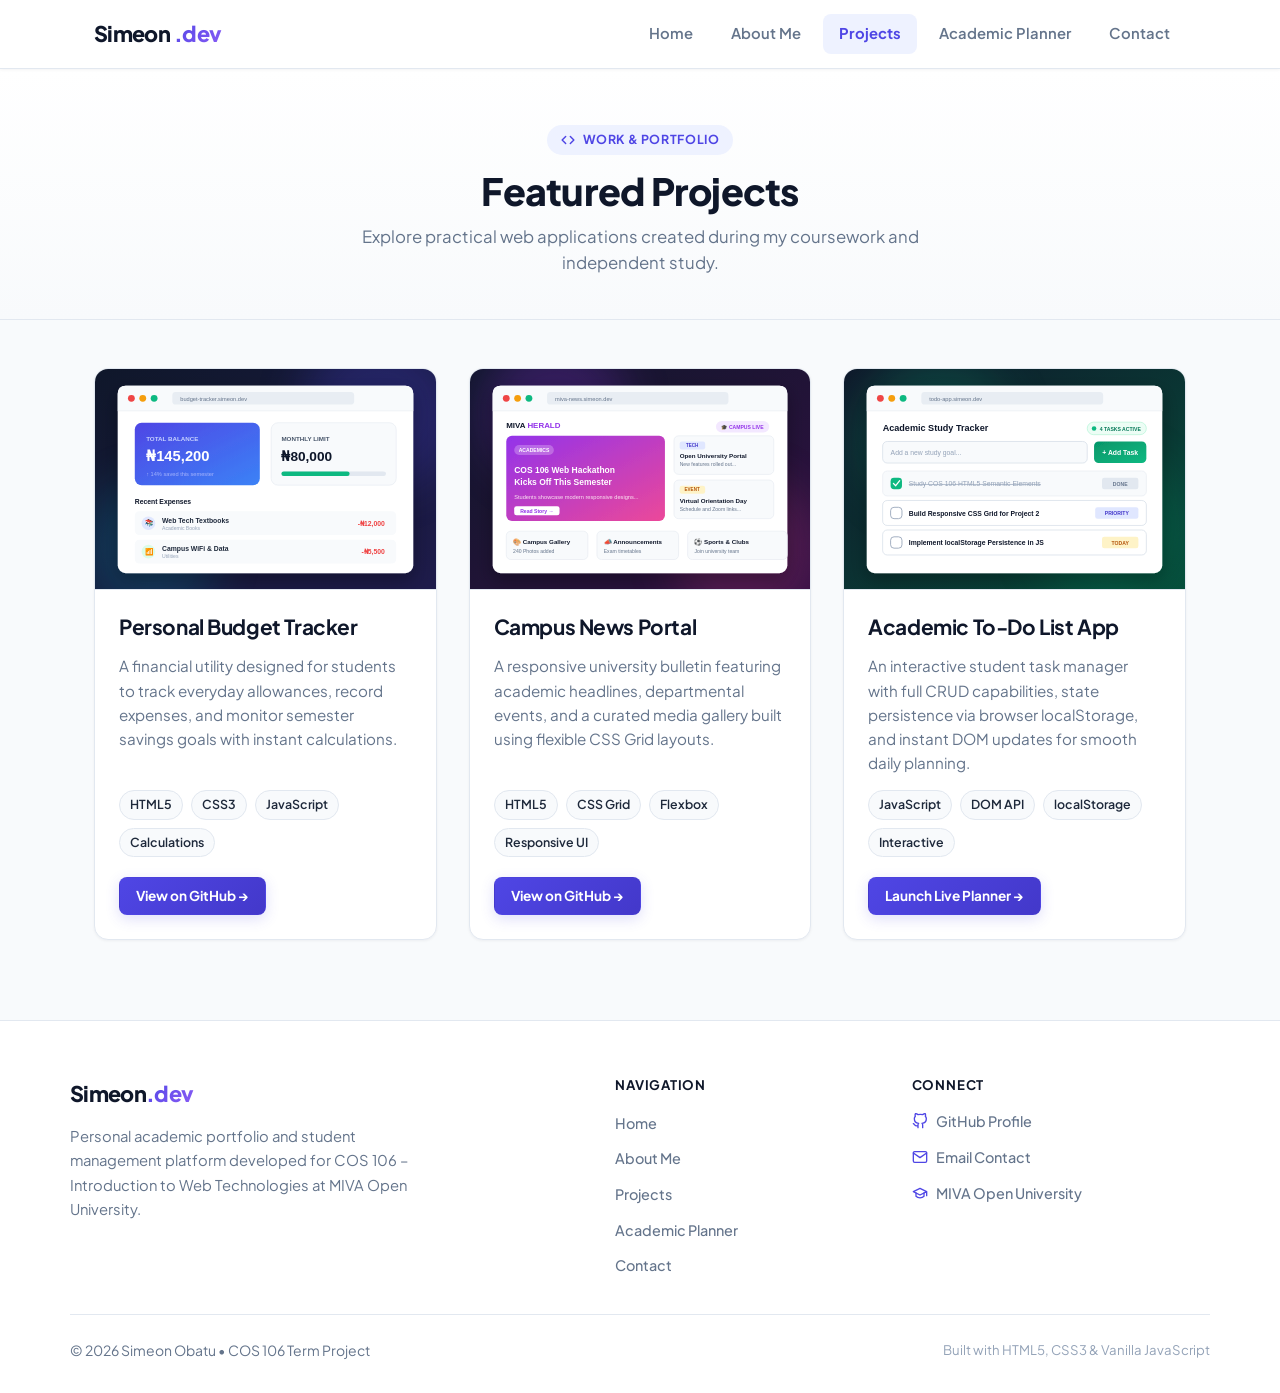
<file: projects.html>
<!DOCTYPE html>
<html lang="en">
<head>
  <meta charset="UTF-8">
  <meta name="viewport" content="width=device-width, initial-scale=1.0">
  <meta name="description" content="Sample projects developed by Simeon Obatu.">
  <title>Projects | Simeon Obatu</title>
  <link rel="stylesheet" href="css/style.css">
</head>
<body>

  <header class="site-header">
    <nav class="navbar">
      <a href="index.html" class="logo">Simeon<span>.dev</span></a>
      <button class="menu-toggle" id="menuToggle" aria-label="Toggle navigation menu" aria-expanded="false">
        <span class="bar"></span>
        <span class="bar"></span>
        <span class="bar"></span>
      </button>
      <ul class="nav-links" id="navLinks">
        <li><a href="index.html">Home</a></li>
        <li><a href="about.html">About Me</a></li>
        <li><a href="projects.html" class="active">Projects</a></li>
        <li><a href="planner.html">Academic Planner</a></li>
        <li><a href="contact.html">Contact</a></li>
      </ul>
    </nav>
    <div class="nav-overlay" id="navOverlay" aria-hidden="true"></div>
  </header>

  <main>
    <section class="page-header">
      <span class="page-badge">
        <svg viewBox="0 0 24 24" fill="none" stroke="currentColor" stroke-width="2.5" stroke-linecap="round" stroke-linejoin="round">
          <polyline points="16 18 22 12 16 6"/>
          <polyline points="8 6 2 12 8 18"/>
        </svg>
        Work &amp; Portfolio
      </span>
      <h1>Featured Projects</h1>
      <p>Explore practical web applications created during my coursework and independent study.</p>
    </section>

    <div class="projects-container">
      <section class="projects-grid">
        <article class="project-card fade-in">
          <div class="project-img-wrapper">
            <img src="images/project1.svg" alt="Screenshot of the Personal Budget Tracker project" width="600" height="400">
          </div>
          <div class="project-body">
            <h3>Personal Budget Tracker</h3>
            <p>
              A financial utility designed for students to track everyday allowances, record expenses,
              and monitor semester savings goals with instant calculations.
            </p>
            <ul class="project-tags">
              <li>HTML5</li>
              <li>CSS3</li>
              <li>JavaScript</li>
              <li>Calculations</li>
            </ul>
            <a href="https://github.com/" target="_blank" rel="noopener" class="btn btn-primary btn-small">View on GitHub &rarr;</a>
          </div>
        </article>

        <article class="project-card fade-in">
          <div class="project-img-wrapper">
            <img src="images/project2.svg" alt="Screenshot of the Campus News Portal project" width="600" height="400">
          </div>
          <div class="project-body">
            <h3>Campus News Portal</h3>
            <p>
              A responsive university bulletin featuring academic headlines, departmental events,
              and a curated media gallery built using flexible CSS Grid layouts.
            </p>
            <ul class="project-tags">
              <li>HTML5</li>
              <li>CSS Grid</li>
              <li>Flexbox</li>
              <li>Responsive UI</li>
            </ul>
            <a href="https://github.com/" target="_blank" rel="noopener" class="btn btn-primary btn-small">View on GitHub &rarr;</a>
          </div>
        </article>

        <article class="project-card fade-in">
          <div class="project-img-wrapper">
            <img src="images/project3.svg" alt="Screenshot of the To-Do List App project" width="600" height="400">
          </div>
          <div class="project-body">
            <h3>Academic To-Do List App</h3>
            <p>
              An interactive student task manager with full CRUD capabilities, state persistence via
              browser localStorage, and instant DOM updates for smooth daily planning.
            </p>
            <ul class="project-tags">
              <li>JavaScript</li>
              <li>DOM API</li>
              <li>localStorage</li>
              <li>Interactive</li>
            </ul>
            <a href="planner.html" class="btn btn-primary btn-small">Launch Live Planner &rarr;</a>
          </div>
        </article>
      </section>
    </div>
  </main>

  <footer class="site-footer">
    <div class="footer-container">
      <div class="footer-top">
        <div class="footer-brand">
          <a href="index.html" class="logo">Simeon<span>.dev</span></a>
          <p class="footer-desc">
            Personal academic portfolio and student management platform developed for COS 106 &ndash; Introduction to Web Technologies at MIVA Open University.
          </p>
        </div>

        <div class="footer-links-group">
          <h4>Navigation</h4>
          <ul class="footer-nav">
            <li><a href="index.html">Home</a></li>
            <li><a href="about.html">About Me</a></li>
            <li><a href="projects.html">Projects</a></li>
            <li><a href="planner.html">Academic Planner</a></li>
            <li><a href="contact.html">Contact</a></li>
          </ul>
        </div>

        <div class="footer-links-group">
          <h4>Connect</h4>
          <ul class="footer-nav">
            <li>
              <a href="https://github.com/mackenzie95" target="_blank" rel="noopener">
                <svg class="footer-icon" viewBox="0 0 24 24" fill="none" stroke="currentColor" stroke-width="2" stroke-linecap="round" stroke-linejoin="round">
                  <path d="M9 19c-5 1.5-5-2.5-7-3m14 6v-3.87a3.37 3.37 0 0 0-.94-2.61c3.14-.35 6.44-1.54 6.44-7A5.44 5.44 0 0 0 20 4.77 5.07 5.07 0 0 0 19.91 1S18.73.65 16 2.48a13.38 13.38 0 0 0-7 0C6.27.65 5.09 1 5.09 1A5.07 5.07 0 0 0 5 4.77a5.44 5.44 0 0 0-1.5 3.78c0 5.42 3.3 6.61 6.44 7A3.37 3.37 0 0 0 9 18.13V22"/>
                </svg>
                GitHub Profile
              </a>
            </li>
            <li>
              <a href="mailto:simeon@example.com">
                <svg class="footer-icon" viewBox="0 0 24 24" fill="none" stroke="currentColor" stroke-width="2" stroke-linecap="round" stroke-linejoin="round">
                  <path d="M4 4h16c1.1 0 2 .9 2 2v12c0 1.1-.9 2-2 2H4c-1.1 0-2-.9-2-2V6c0-1.1.9-2 2-2z"/>
                  <polyline points="22,6 12,13 2,6"/>
                </svg>
                Email Contact
              </a>
            </li>
            <li>
              <a href="https://mivaopenuniversity.edu.ng" target="_blank" rel="noopener">
                <svg class="footer-icon" viewBox="0 0 24 24" fill="none" stroke="currentColor" stroke-width="2" stroke-linecap="round" stroke-linejoin="round">
                  <path d="M22 10v6M2 10l10-5 10 5-10 5z"/>
                  <path d="M6 12v5c3 3 9 3 12 0v-5"/>
                </svg>
                MIVA Open University
              </a>
            </li>
          </ul>
        </div>
      </div>

      <div class="footer-bottom">
        <p>&copy; 2026 Simeon Obatu &bull; COS 106 Term Project</p>
        <p class="footer-credit">Built with HTML5, CSS3 &amp; Vanilla JavaScript</p>
      </div>
    </div>
  </footer>

  <script src="js/script.js"></script>
</body>
</html>
</file>
<file: css/style.css>
@import url('https://fonts.googleapis.com/css2?family=Plus+Jakarta+Sans:wght@400;500;600;700;800&display=swap');

:root {
  --primary: #4f46e5;
  --primary-hover: #4338ca;
  --primary-light: #eef2ff;
  --primary-glow: rgba(79, 70, 229, 0.18);
  --accent: #8b5cf6;
  --accent-light: #f5f3ff;
  --dark: #0f172a;
  --dark-accent: #1e293b;
  --text: #334155;
  --text-muted: #64748b;
  --light: #f8fafc;
  --white: #ffffff;
  --border: #e2e8f0;
  --border-hover: #cbd5e1;
  --success: #10b981;
  --success-light: #ecfdf5;
  --danger: #ef4444;
  --danger-light: #fef2f2;
  --radius-sm: 8px;
  --radius: 14px;
  --radius-lg: 20px;
  --radius-full: 9999px;
  --shadow-sm: 0 1px 3px rgba(15, 23, 42, 0.05);
  --shadow: 0 4px 12px -2px rgba(15, 23, 42, 0.08), 0 2px 6px -2px rgba(15, 23, 42, 0.04);
  --shadow-md: 0 12px 24px -4px rgba(15, 23, 42, 0.08), 0 4px 8px -2px rgba(15, 23, 42, 0.03);
  --shadow-lg: 0 20px 32px -8px rgba(15, 23, 42, 0.12), 0 8px 16px -4px rgba(15, 23, 42, 0.04);
}

html {
  scroll-behavior: smooth;
  width: 100%;
  overflow-x: hidden;
  box-sizing: border-box;
}

*, *::before, *::after {
  box-sizing: inherit;
  margin: 0;
  padding: 0;
}

body {
  margin: 0;
  padding: 0;
  width: 100%;
  overflow-x: hidden;
  position: relative;
  font-family: 'Plus Jakarta Sans', system-ui, -apple-system, BlinkMacSystemFont, 'Segoe UI', Roboto, Helvetica, Arial, sans-serif;
  color: var(--text);
  background-color: var(--light);
  line-height: 1.6;
  min-height: 100vh;
  display: flex;
  flex-direction: column;
  -webkit-font-smoothing: antialiased;
}

body.menu-locked {
  overflow: hidden;
}

button, input, textarea, select, a {
  touch-action: manipulation;
}

main {
  flex: 1;
}

img {
  max-width: 100%;
  display: block;
}

h1, h2, h3, h4 {
  color: var(--dark);
  font-weight: 700;
  line-height: 1.25;
  letter-spacing: -0.02em;
}

/* ==========================================================================
   Navigation Bar
   ========================================================================== */
.site-header {
  position: sticky;
  top: 0;
  z-index: 1000;
  background: #ffffff;
  border-bottom: 1px solid var(--border);
  box-shadow: 0 1px 3px rgba(15, 23, 42, 0.05);
}

.navbar {
  max-width: 1140px;
  margin: 0 auto;
  padding: 14px 24px;
  display: flex;
  align-items: center;
  justify-content: space-between;
  gap: 20px;
  position: relative;
  z-index: 1005;
  background: #ffffff;
}

.logo {
  font-size: 1.35rem;
  font-weight: 800;
  color: var(--dark);
  text-decoration: none;
  letter-spacing: -0.03em;
  display: inline-flex;
  align-items: center;
  gap: 4px;
}

.logo span {
  color: var(--primary);
  background: linear-gradient(135deg, var(--primary), var(--accent));
  -webkit-background-clip: text;
  -webkit-text-fill-color: transparent;
}

.nav-links {
  list-style: none;
  display: flex;
  align-items: center;
  gap: 6px;
}

.nav-links a {
  display: inline-block;
  padding: 8px 16px;
  border-radius: var(--radius-sm);
  text-decoration: none;
  color: var(--text-muted);
  font-weight: 600;
  font-size: 0.925rem;
  transition: all 0.2s ease;
}

.nav-links a:hover {
  background: var(--primary-light);
  color: var(--primary);
}

.nav-links a.active {
  background: var(--primary-light);
  color: var(--primary);
  font-weight: 700;
}

.menu-toggle {
  display: none;
  background: transparent;
  border: 1px solid var(--border);
  border-radius: var(--radius-sm);
  cursor: pointer;
  width: 44px;
  height: 44px;
  padding: 0;
  flex-direction: column;
  align-items: center;
  justify-content: center;
  gap: 5px;
  touch-action: manipulation;
  -webkit-tap-highlight-color: transparent;
  transition: all 0.2s ease;
  z-index: 1001;
}

.menu-toggle:hover {
  background: var(--light);
  border-color: #cbd5e1;
}

.menu-toggle .bar {
  display: block;
  width: 20px;
  height: 2px;
  background: var(--dark);
  border-radius: 2px;
  transition: transform 0.25s cubic-bezier(0.4, 0, 0.2, 1),
              opacity 0.2s ease,
              background-color 0.2s ease;
}

/* Transform hamburger bars to X */
.menu-toggle.active .bar:nth-child(1) {
  transform: translateY(7px) rotate(45deg);
  background: var(--primary);
}

.menu-toggle.active .bar:nth-child(2) {
  opacity: 0;
  transform: scaleX(0);
}

.menu-toggle.active .bar:nth-child(3) {
  transform: translateY(-7px) rotate(-45deg);
  background: var(--primary);
}

.nav-overlay {
  display: none;
  position: fixed;
  inset: 0;
  background: rgba(15, 23, 42, 0.45);
  backdrop-filter: blur(2px);
  -webkit-backdrop-filter: blur(2px);
  z-index: 1000;
  opacity: 0;
  transition: opacity 0.25s ease;
  pointer-events: none;
}

.nav-overlay.open {
  display: block;
  opacity: 1;
  pointer-events: auto;
}

/* ==========================================================================
   Buttons
   ========================================================================== */
.btn {
  display: inline-flex;
  align-items: center;
  justify-content: center;
  gap: 8px;
  padding: 11px 24px;
  border-radius: var(--radius-full);
  font-weight: 700;
  font-size: 0.925rem;
  text-decoration: none;
  cursor: pointer;
  border: 1px solid transparent;
  transition: all 0.25s cubic-bezier(0.4, 0, 0.2, 1);
  font-family: inherit;
}

.btn-primary {
  background: linear-gradient(135deg, var(--primary) 0%, var(--primary-hover) 100%);
  color: var(--white);
  box-shadow: 0 4px 14px var(--primary-glow);
}

.btn-primary:hover {
  transform: translateY(-2px);
  box-shadow: 0 8px 22px rgba(79, 70, 229, 0.35);
  background: linear-gradient(135deg, #4338ca 0%, #3730a3 100%);
}

.btn-outline {
  background: var(--white);
  border-color: var(--border);
  color: var(--dark);
  box-shadow: var(--shadow-sm);
}

.btn-outline:hover {
  transform: translateY(-2px);
  border-color: var(--border-hover);
  background: var(--light);
  color: var(--primary);
}

.btn-small {
  padding: 7px 16px;
  font-size: 0.85rem;
  border-radius: var(--radius-sm);
}

/* ==========================================================================
   Page Header (Inner Pages)
   ========================================================================== */
.page-header {
  text-align: center;
  padding: 56px 20px 42px;
  background: linear-gradient(180deg, #ffffff 0%, var(--light) 100%);
  border-bottom: 1px solid var(--border);
  position: relative;
}

.page-badge {
  display: inline-flex;
  align-items: center;
  gap: 8px;
  padding: 5px 14px;
  background: var(--primary-light);
  color: var(--primary);
  font-size: 0.775rem;
  font-weight: 700;
  border-radius: var(--radius-full);
  margin-bottom: 12px;
  letter-spacing: 0.05em;
  text-transform: uppercase;
}

.page-badge svg {
  width: 14px;
  height: 14px;
}

.page-header h1 {
  font-size: 2.35rem;
  font-weight: 800;
  color: var(--dark);
  margin-bottom: 10px;
}

.page-header p {
  max-width: 620px;
  margin: 0 auto;
  color: var(--text-muted);
  font-size: 1.05rem;
}

/* ==========================================================================
   Homepage Hero Section
   ========================================================================== */
.hero {
  max-width: 1140px;
  margin: 0 auto;
  padding: 70px 24px;
  display: flex;
  align-items: center;
  justify-content: space-between;
  gap: 48px;
}

.hero-text {
  flex: 1 1 540px;
}

.status-badge {
  display: inline-flex;
  align-items: center;
  gap: 8px;
  padding: 6px 14px;
  background: var(--white);
  border: 1px solid var(--border);
  border-radius: var(--radius-full);
  font-size: 0.85rem;
  font-weight: 600;
  color: var(--dark);
  box-shadow: var(--shadow-sm);
  margin-bottom: 18px;
}

.pulse-dot {
  width: 8px;
  height: 8px;
  border-radius: 50%;
  background: var(--success);
  display: inline-block;
  box-shadow: 0 0 0 0 rgba(16, 185, 129, 0.7);
  animation: pulse 2s infinite;
}

@keyframes pulse {
  0% {
    box-shadow: 0 0 0 0 rgba(16, 185, 129, 0.7);
  }
  70% {
    box-shadow: 0 0 0 8px rgba(16, 185, 129, 0);
  }
  100% {
    box-shadow: 0 0 0 0 rgba(16, 185, 129, 0);
  }
}

.greeting {
  color: var(--primary);
  font-weight: 700;
  font-size: 0.95rem;
  margin-bottom: 6px;
}

.hero h1 {
  font-size: 3.1rem;
  font-weight: 800;
  letter-spacing: -0.03em;
  margin: 6px 0 12px;
  color: var(--dark);
}

.highlight {
  background: linear-gradient(135deg, var(--primary) 0%, var(--accent) 100%);
  -webkit-background-clip: text;
  -webkit-text-fill-color: transparent;
}

.tagline {
  font-size: 1.25rem;
  font-weight: 600;
  color: var(--text-muted);
  margin-bottom: 18px;
}

.bio {
  color: var(--text);
  font-size: 1.05rem;
  line-height: 1.7;
  max-width: 540px;
  margin-bottom: 28px;
}

.hero-buttons {
  display: flex;
  gap: 14px;
  flex-wrap: wrap;
}

.hero-photo {
  position: relative;
  display: flex;
  align-items: center;
  justify-content: center;
}

.avatar-wrapper {
  position: relative;
  display: inline-block;
  border-radius: 50%;
  padding: 6px;
  background: linear-gradient(135deg, var(--primary), var(--accent));
  box-shadow: var(--shadow-lg);
  animation: float 5s ease-in-out infinite;
}

.avatar-wrapper img {
  width: 280px;
  height: 280px;
  border-radius: 50%;
  display: block;
  background: var(--white);
}

@keyframes float {
  0%, 100% { transform: translateY(0); }
  50% { transform: translateY(-8px); }
}

/* ==========================================================================
   Quick Highlights Section (Enhanced Layout & Animations)
   ========================================================================== */
.highlights {
  max-width: 1140px;
  margin: 0 auto 80px;
  padding: 0 24px;
}

.highlights-header {
  text-align: center;
  margin-bottom: 40px;
}

.highlights-badge {
  display: inline-block;
  padding: 4px 12px;
  background: var(--primary-light);
  color: var(--primary);
  font-size: 0.775rem;
  font-weight: 700;
  border-radius: var(--radius-full);
  margin-bottom: 10px;
  letter-spacing: 0.05em;
  text-transform: uppercase;
}

.highlights h2 {
  font-size: 2.15rem;
  font-weight: 800;
  color: var(--dark);
  margin-bottom: 10px;
  letter-spacing: -0.02em;
}

.highlights p.section-sub {
  color: var(--text-muted);
  font-size: 1.025rem;
  max-width: 600px;
  margin: 0 auto;
}

.highlight-cards {
  display: grid;
  grid-template-columns: repeat(3, 1fr);
  gap: 28px;
}

.highlight-card {
  position: relative;
  background: var(--white);
  border: 1px solid var(--border);
  border-radius: var(--radius);
  padding: 34px 30px;
  box-shadow: var(--shadow-sm);
  display: flex;
  flex-direction: column;
  overflow: hidden;
  transition: transform 0.35s cubic-bezier(0.16, 1, 0.3, 1),
              box-shadow 0.35s cubic-bezier(0.16, 1, 0.3, 1),
              border-color 0.35s ease;
}

/* Top Accent Line on Cards */
.highlight-card::before {
  content: '';
  position: absolute;
  top: 0;
  left: 0;
  right: 0;
  height: 3px;
  background: linear-gradient(90deg, var(--primary), var(--accent));
  opacity: 0;
  transform: scaleX(0.2);
  transform-origin: left;
  transition: transform 0.35s cubic-bezier(0.16, 1, 0.3, 1), opacity 0.35s ease;
}

.highlight-card:hover::before {
  opacity: 1;
  transform: scaleX(1);
}

.highlight-card:hover {
  transform: translateY(-8px);
  box-shadow: 0 20px 35px -10px rgba(79, 70, 229, 0.14), 0 2px 6px rgba(15, 23, 42, 0.04);
  border-color: #cbd5e1;
}

/* Entrance & Hover Animations */
.highlight-card {
  animation: highlightFadeIn 0.4s cubic-bezier(0.16, 1, 0.3, 1) both;
}
.highlight-card:nth-child(1) {
  animation-delay: 0.05s;
}
.highlight-card:nth-child(2) {
  animation-delay: 0.12s;
}
.highlight-card:nth-child(3) {
  animation-delay: 0.18s;
}

@keyframes highlightFadeIn {
  from {
    opacity: 0;
    transform: translateY(14px);
  }
  to {
    opacity: 1;
    transform: translateY(0);
  }
}

.highlight-top {
  display: flex;
  align-items: center;
  justify-content: space-between;
  margin-bottom: 22px;
}

.highlight-icon-box {
  width: 52px;
  height: 52px;
  border-radius: 14px;
  background: var(--primary-light);
  color: var(--primary);
  display: flex;
  align-items: center;
  justify-content: center;
  transition: transform 0.3s cubic-bezier(0.16, 1, 0.3, 1), background 0.3s ease, color 0.3s ease;
}

.highlight-icon-box svg {
  width: 26px;
  height: 26px;
  stroke-width: 2.2;
}

.highlight-card:hover .highlight-icon-box {
  transform: scale(1.1) rotate(4deg);
  background: var(--primary);
  color: var(--white);
}

.highlight-category {
  font-size: 0.725rem;
  font-weight: 700;
  letter-spacing: 0.06em;
  text-transform: uppercase;
  color: var(--primary);
  background: var(--light);
  border: 1px solid var(--border);
  padding: 4px 10px;
  border-radius: var(--radius-full);
}

.highlight-card h3 {
  font-size: 1.35rem;
  font-weight: 800;
  color: var(--dark);
  margin-bottom: 12px;
}

.highlight-card p {
  color: var(--text-muted);
  font-size: 0.95rem;
  line-height: 1.65;
  margin-bottom: 24px;
  flex-grow: 1;
}

.highlight-tags {
  display: flex;
  flex-wrap: wrap;
  gap: 8px;
  padding-top: 16px;
  border-top: 1px solid var(--border);
}

.highlight-tag {
  font-size: 0.775rem;
  font-weight: 600;
  color: #475569;
  background: var(--light);
  border: 1px solid var(--border);
  padding: 4px 10px;
  border-radius: var(--radius-sm);
  transition: all 0.2s ease;
}

.highlight-card:hover .highlight-tag {
  border-color: #cbd5e1;
  background: #f1f5f9;
}

/* ==========================================================================
   About Me Page
   ========================================================================== */
.about-container {
  max-width: 1140px;
  margin: 0 auto;
  padding: 48px 24px 80px;
  display: flex;
  flex-direction: column;
  gap: 36px;
}

.about-grid {
  display: grid;
  grid-template-columns: 1fr 1fr;
  gap: 28px;
}

.about-block {
  background: var(--white);
  border: 1px solid var(--border);
  border-radius: var(--radius);
  padding: 34px 32px;
  box-shadow: var(--shadow-sm);
  min-width: 0;
  max-width: 100%;
  box-sizing: border-box;
}

.about-block-header {
  display: flex;
  align-items: center;
  gap: 12px;
  margin-bottom: 16px;
}

.about-block-icon {
  width: 40px;
  height: 40px;
  border-radius: 10px;
  background: var(--primary-light);
  color: var(--primary);
  display: flex;
  align-items: center;
  justify-content: center;
  flex-shrink: 0;
}

.about-block-icon svg {
  width: 22px;
  height: 22px;
}

.about-block h2 {
  font-size: 1.35rem;
  color: var(--dark);
}

.about-block p {
  color: var(--text);
  margin-bottom: 16px;
  font-size: 0.975rem;
  line-height: 1.65;
}

.styled-list {
  list-style: none;
  display: flex;
  flex-direction: column;
  gap: 14px;
}

.styled-list li {
  position: relative;
  padding-left: 28px;
  color: var(--text);
  font-size: 0.95rem;
  line-height: 1.55;
}

.styled-list li::before {
  content: '';
  position: absolute;
  left: 0;
  top: 5px;
  width: 16px;
  height: 16px;
  border-radius: 50%;
  background: var(--primary-light) url("data:image/svg+xml,%3Csvg xmlns='http://www.w3.org/2000/svg' viewBox='0 0 24 24' width='12' height='12' fill='none' stroke='%234f46e5' stroke-width='3' stroke-linecap='round' stroke-linejoin='round'%3E%3Cpolyline points='20 6 9 17 4 12'%3E%3C/polyline%3E%3C/svg%3E") no-repeat center;
}

.table-wrapper {
  border: 1px solid var(--border);
  border-radius: var(--radius-sm);
  overflow-x: auto;
  -webkit-overflow-scrolling: touch;
  margin-top: 16px;
  width: 100%;
  max-width: 100%;
  box-sizing: border-box;
  display: block;
}

.data-table {
  width: 100%;
  border-collapse: collapse;
  background: var(--white);
  font-size: 0.925rem;
}

.data-table caption {
  font-weight: 700;
  padding: 10px 14px;
  color: var(--text-muted);
  text-align: left;
  font-size: 0.85rem;
  background: var(--light);
  border-bottom: 1px solid var(--border);
}

.data-table th, .data-table td {
  padding: 12px 16px;
  text-align: left;
  border-bottom: 1px solid var(--border);
}

.data-table th {
  background: #f1f5f9;
  color: var(--dark);
  font-weight: 700;
  font-size: 0.8rem;
  text-transform: uppercase;
  letter-spacing: 0.05em;
}

.data-table tbody tr:last-child td {
  border-bottom: none;
}

.data-table tbody tr:hover {
  background: #f8fafc;
}

.badge-status {
  display: inline-block;
  background: var(--success-light);
  color: #047857;
  font-size: 0.75rem;
  font-weight: 700;
  padding: 2px 8px;
  border-radius: var(--radius-full);
}

.skills-wrapper {
  display: flex;
  flex-wrap: wrap;
  gap: 10px;
  margin-top: 12px;
}

.skill-chip {
  display: inline-flex;
  align-items: center;
  gap: 8px;
  background: var(--light);
  border: 1px solid var(--border);
  padding: 8px 14px;
  border-radius: var(--radius-sm);
  font-size: 0.875rem;
  font-weight: 600;
  color: var(--dark);
  transition: all 0.2s ease;
}

.skill-chip:hover {
  background: var(--primary-light);
  color: var(--primary);
  border-color: #c7d2fe;
}

.skill-chip .dot {
  width: 6px;
  height: 6px;
  border-radius: 50%;
  background: var(--primary);
}

.media-section {
  background: var(--white);
  border: 1px solid var(--border);
  border-radius: var(--radius);
  padding: 36px 32px;
  text-align: center;
  box-shadow: var(--shadow-sm);
}

.media-header {
  display: flex;
  align-items: center;
  justify-content: center;
  gap: 10px;
  margin-bottom: 8px;
}

.media-header svg {
  color: var(--primary);
  width: 24px;
  height: 24px;
}

.media-section h2 {
  font-size: 1.35rem;
  color: var(--dark);
}

.media-section p {
  color: var(--text-muted);
  font-size: 0.95rem;
  margin-bottom: 20px;
}

.video-frame {
  max-width: 720px;
  margin: 0 auto;
  border-radius: var(--radius);
  overflow: hidden;
  box-shadow: var(--shadow-md);
  border: 1px solid var(--border);
  background: #000000;
}

.video-frame video {
  width: 100%;
  display: block;
}

/* ==========================================================================
   Projects Page
   ========================================================================== */
.projects-container {
  max-width: 1140px;
  margin: 0 auto;
  padding: 48px 24px 80px;
}

.projects-grid {
  display: grid;
  grid-template-columns: repeat(auto-fit, minmax(280px, 1fr));
  gap: 32px;
}

.project-card {
  background: var(--white);
  border: 1px solid var(--border);
  border-radius: var(--radius);
  overflow: hidden;
  box-shadow: var(--shadow-sm);
  display: flex;
  flex-direction: column;
  transition: all 0.3s cubic-bezier(0.4, 0, 0.2, 1);
}

.project-card:hover {
  transform: translateY(-6px);
  box-shadow: var(--shadow-lg);
  border-color: var(--border-hover);
}

.project-img-wrapper {
  overflow: hidden;
  border-bottom: 1px solid var(--border);
  background: #f1f5f9;
}

.project-card img {
  width: 100%;
  height: 220px;
  object-fit: cover;
  transition: transform 0.35s ease;
}

.project-card:hover img {
  transform: scale(1.02);
}

.project-body {
  padding: 24px;
  display: flex;
  flex-direction: column;
  gap: 14px;
  flex-grow: 1;
}

.project-body h3 {
  font-size: 1.3rem;
  color: var(--dark);
}

.project-body p {
  color: var(--text-muted);
  font-size: 0.95rem;
  line-height: 1.6;
  flex-grow: 1;
}

.project-tags {
  list-style: none;
  display: flex;
  gap: 8px;
  flex-wrap: wrap;
}

.project-tags li {
  background: var(--light);
  border: 1px solid var(--border);
  color: var(--dark-accent);
  font-size: 0.775rem;
  font-weight: 600;
  padding: 4px 10px;
  border-radius: var(--radius-full);
}

.project-body .btn {
  align-self: flex-start;
  margin-top: 6px;
}

/* ==========================================================================
   Academic Planner Page
   ========================================================================== */
.planner-wrapper {
  max-width: 760px;
  margin: 48px auto 80px;
  padding: 0 24px;
}

.planner-card {
  background: var(--white);
  border: 1px solid var(--border);
  border-radius: var(--radius);
  padding: 36px 32px;
  box-shadow: var(--shadow-sm);
}

.planner-card-header {
  display: flex;
  align-items: center;
  justify-content: space-between;
  margin-bottom: 24px;
  padding-bottom: 18px;
  border-bottom: 1px solid var(--border);
}

.planner-card-header h2 {
  font-size: 1.35rem;
  color: var(--dark);
}

.badge-count {
  background: var(--primary-light);
  color: var(--primary);
  font-size: 0.825rem;
  font-weight: 700;
  padding: 4px 12px;
  border-radius: var(--radius-full);
}

.planner-form {
  display: flex;
  gap: 12px;
  margin-bottom: 8px;
}

.planner-form input {
  flex: 1;
  padding: 12px 18px;
  border: 1px solid var(--border);
  border-radius: var(--radius-sm);
  font-size: 0.95rem;
  font-family: inherit;
  outline: none;
  background: var(--light);
  color: var(--dark);
  transition: all 0.2s ease;
}

.planner-form input:focus {
  background: var(--white);
  border-color: var(--primary);
  box-shadow: 0 0 0 3px var(--primary-glow);
}

.error-msg {
  color: var(--danger);
  font-size: 0.85rem;
  font-weight: 600;
  min-height: 1.2em;
  margin-bottom: 14px;
}

.planner-actions {
  display: flex;
  align-items: center;
  justify-content: space-between;
  margin-bottom: 16px;
  padding-top: 8px;
}

.task-list {
  list-style: none;
  display: flex;
  flex-direction: column;
  gap: 10px;
}

.task-list li {
  display: flex;
  align-items: center;
  gap: 14px;
  background: var(--light);
  border: 1px solid var(--border);
  border-radius: var(--radius-sm);
  padding: 14px 18px;
  transition: all 0.2s ease;
  animation: slideIn 0.3s ease;
}

.task-list li:hover {
  background: var(--white);
  border-color: var(--border-hover);
  box-shadow: var(--shadow-sm);
}

@keyframes slideIn {
  from { opacity: 0; transform: translateY(-8px); }
  to { opacity: 1; transform: translateY(0); }
}

.task-list input[type="checkbox"] {
  width: 22px;
  height: 22px;
  min-width: 22px;
  accent-color: var(--primary);
  cursor: pointer;
  touch-action: manipulation;
}

.task-text {
  flex-grow: 1;
  min-width: 0;
  font-size: 0.95rem;
  color: var(--dark);
  font-weight: 500;
  word-break: break-word;
  overflow-wrap: break-word;
}

.task-list li.completed {
  background: #f8fafc;
  border-color: #f1f5f9;
}

.task-list li.completed .task-text {
  text-decoration: line-through;
  color: var(--text-muted);
}

.delete-btn {
  background: transparent;
  color: var(--text-muted);
  border: 1px solid transparent;
  border-radius: var(--radius-sm);
  padding: 8px 12px;
  font-weight: 600;
  font-size: 0.85rem;
  cursor: pointer;
  transition: all 0.2s ease;
  font-family: inherit;
  white-space: nowrap;
  flex-shrink: 0;
  min-height: 38px;
  display: inline-flex;
  align-items: center;
  justify-content: center;
  touch-action: manipulation;
}

.delete-btn:hover,
.delete-btn:focus {
  background: #fee2e2;
  color: var(--danger);
  border-color: #fecaca;
}
  white-space: nowrap;
  flex-shrink: 0;
}

.delete-btn:hover {
  background: var(--danger-light);
  color: var(--danger);
  border-color: #fecaca;
}

.empty-msg {
  text-align: center;
  color: var(--text-muted);
  padding: 32px 0 16px;
  font-size: 0.95rem;
}

/* ==========================================================================
   Contact Page
   ========================================================================== */
.contact-container {
  max-width: 1140px;
  margin: 0 auto;
  padding: 48px 24px 80px;
}

.contact-grid {
  display: grid;
  grid-template-columns: 1.35fr 1fr;
  gap: 32px;
}

.contact-form {
  background: var(--white);
  border: 1px solid var(--border);
  border-radius: var(--radius);
  padding: 36px 32px;
  box-shadow: var(--shadow-sm);
  display: flex;
  flex-direction: column;
  gap: 16px;
}

.contact-form h2 {
  font-size: 1.35rem;
  color: var(--dark);
  margin-bottom: 6px;
}

.form-group {
  display: flex;
  flex-direction: column;
}

.form-group label {
  font-weight: 700;
  font-size: 0.875rem;
  color: var(--dark);
  margin-bottom: 6px;
}

.form-group input,
.form-group textarea {
  padding: 12px 16px;
  border: 1px solid var(--border);
  border-radius: var(--radius-sm);
  font-size: 0.95rem;
  font-family: inherit;
  outline: none;
  background: var(--light);
  color: var(--dark);
  transition: all 0.2s ease;
}

.form-group input:focus,
.form-group textarea:focus {
  background: var(--white);
  border-color: var(--primary);
  box-shadow: 0 0 0 3px var(--primary-glow);
}

.form-group input.invalid,
.form-group textarea.invalid {
  border-color: var(--danger);
  background: var(--danger-light);
}

.success-msg {
  color: #047857;
  background: var(--success-light);
  border: 1px solid #a7f3d0;
  padding: 12px 16px;
  border-radius: var(--radius-sm);
  font-weight: 600;
  font-size: 0.9rem;
  min-height: 1.2em;
  margin-top: 10px;
  display: none;
}

.success-msg.show {
  display: block;
}

.contact-info {
  background: linear-gradient(150deg, var(--dark) 0%, #1e1b4b 100%);
  color: var(--white);
  border-radius: var(--radius);
  padding: 36px 32px;
  box-shadow: var(--shadow-md);
  display: flex;
  flex-direction: column;
  justify-content: space-between;
}

.contact-info h2 {
  color: var(--white);
  font-size: 1.35rem;
  margin-bottom: 8px;
}

.contact-info p.info-sub {
  color: #94a3b8;
  font-size: 0.925rem;
  margin-bottom: 24px;
}

.contact-info-list {
  list-style: none;
  display: flex;
  flex-direction: column;
  gap: 20px;
}

.contact-info-item {
  display: flex;
  align-items: flex-start;
  gap: 14px;
}

.info-icon {
  width: 40px;
  height: 40px;
  border-radius: 10px;
  background: rgba(255, 255, 255, 0.1);
  display: flex;
  align-items: center;
  justify-content: center;
  color: #c7d2fe;
  flex-shrink: 0;
}

.info-icon svg {
  width: 20px;
  height: 20px;
}

.info-label {
  font-size: 0.775rem;
  text-transform: uppercase;
  letter-spacing: 0.05em;
  color: #94a3b8;
  font-weight: 600;
  margin-bottom: 2px;
}

.info-value, .info-value a {
  color: var(--white);
  font-size: 0.95rem;
  font-weight: 500;
  text-decoration: none;
  transition: color 0.2s ease;
}

.info-value a:hover {
  color: #a5b4fc;
}

.contact-badge-note {
  margin-top: 32px;
  padding: 16px;
  border-radius: var(--radius-sm);
  background: rgba(255, 255, 255, 0.06);
  border: 1px solid rgba(255, 255, 255, 0.1);
  font-size: 0.85rem;
  color: #cbd5e1;
}

/* ==========================================================================
   Footer
   ========================================================================== */
.site-footer {
  background: var(--white);
  border-top: 1px solid var(--border);
  color: var(--text-muted);
  padding: 56px 24px 32px;
  margin-top: auto;
}

.footer-container {
  max-width: 1140px;
  margin: 0 auto;
}

.footer-top {
  display: grid;
  grid-template-columns: 2fr 1fr 1.2fr;
  gap: 48px;
  padding-bottom: 36px;
  border-bottom: 1px solid var(--border);
}

.footer-brand .logo {
  margin-bottom: 12px;
  display: inline-block;
}

.footer-desc {
  font-size: 0.925rem;
  line-height: 1.65;
  color: var(--text-muted);
  max-width: 380px;
}

.footer-links-group h4 {
  font-size: 0.825rem;
  text-transform: uppercase;
  letter-spacing: 0.06em;
  color: var(--dark);
  font-weight: 700;
  margin-bottom: 16px;
}

.footer-nav {
  list-style: none;
  display: flex;
  flex-direction: column;
  gap: 10px;
}

.footer-nav a {
  display: inline-flex;
  align-items: center;
  gap: 8px;
  color: var(--text-muted);
  text-decoration: none;
  font-size: 0.9rem;
  font-weight: 500;
  transition: all 0.2s ease;
}

.footer-nav a:hover {
  color: var(--primary);
  transform: translateX(3px);
}

.footer-icon {
  width: 16px;
  height: 16px;
  flex-shrink: 0;
  color: var(--primary);
}

.footer-bottom {
  display: flex;
  align-items: center;
  justify-content: space-between;
  padding-top: 24px;
  font-size: 0.875rem;
  color: var(--text-muted);
  flex-wrap: wrap;
  gap: 12px;
}

.footer-credit {
  font-size: 0.825rem;
  color: #94a3b8;
}

/* ==========================================================================
   Animations
   ========================================================================== */
.fade-in {
  opacity: 0;
  transform: translateY(14px);
  animation: fadeIn 0.6s cubic-bezier(0.4, 0, 0.2, 1) forwards;
}

@keyframes fadeIn {
  to {
    opacity: 1;
    transform: translateY(0);
  }
}

/* ==========================================================================
   Responsive Design (Mobile / Tablet)
   ========================================================================== */
@media (max-width: 992px) {
  .highlight-cards {
    grid-template-columns: 1fr;
    gap: 20px;
  }
}

@media (max-width: 900px) {
  .hero {
    flex-direction: column-reverse;
    text-align: center;
    padding: 48px 24px;
    gap: 36px;
  }

  .hero-buttons {
    justify-content: center;
  }

  .hero h1 {
    font-size: 2.5rem;
  }

  .about-grid {
    grid-template-columns: 1fr;
  }

  .contact-grid {
    grid-template-columns: 1fr;
  }

  .footer-top {
    grid-template-columns: 1fr 1fr;
    gap: 32px;
  }

  .footer-brand {
    grid-column: 1 / -1;
  }
}

@media (max-width: 860px) {
  .navbar {
    padding: 12px 20px;
    position: relative;
  }

  .menu-toggle {
    display: flex;
  }

  .nav-links {
    display: none;
    position: absolute;
    top: 100%;
    left: 0;
    right: 0;
    background: #ffffff;
    border-bottom: 2px solid var(--border);
    flex-direction: column;
    align-items: stretch;
    padding: 14px 18px 20px;
    box-shadow: 0 20px 35px -10px rgba(15, 23, 42, 0.16);
    gap: 6px;
    z-index: 1006;
  }

  .nav-links li {
    width: 100%;
    list-style: none;
  }

  .nav-links.open {
    display: flex;
    animation: menuSlideDown 0.25s cubic-bezier(0.16, 1, 0.3, 1) forwards;
  }

  @keyframes menuSlideDown {
    from {
      opacity: 0;
      transform: translateY(-8px);
    }
    to {
      opacity: 1;
      transform: translateY(0);
    }
  }

  .nav-links a {
    width: 100%;
    text-align: left;
    padding: 12px 18px;
    font-size: 1.05rem;
    font-weight: 600;
    min-height: 48px;
    display: flex;
    align-items: center;
    justify-content: flex-start;
    border-radius: var(--radius-sm);
    color: var(--dark);
    border: 1px solid transparent;
  }

  .nav-links a:hover,
  .nav-links a:active {
    background: var(--light);
    color: var(--primary);
  }

  .nav-links a.active {
    background: var(--primary-light);
    color: var(--primary);
    font-weight: 700;
    border-color: rgba(79, 70, 229, 0.2);
  }

  .page-header {
    padding: 42px 16px 32px;
  }

  .page-header h1 {
    font-size: 2rem;
  }

  .hero h1 {
    font-size: 2.2rem;
  }

  .avatar-wrapper img {
    width: 220px;
    height: 220px;
  }

  .about-container,
  .projects-container,
  .planner-wrapper,
  .contact-container,
  .highlights {
    padding-left: 18px;
    padding-right: 18px;
  }

  .planner-card, .contact-form, .contact-info, .about-block {
    padding: 26px 20px;
  }

  .planner-form {
    flex-direction: column;
    gap: 12px;
  }

  .planner-form input,
  .planner-form button {
    width: 100%;
    min-height: 48px;
  }

  .footer-top {
    grid-template-columns: 1fr;
    gap: 32px;
  }

  /* Prevent zoom on iOS Safari */
  .form-group input,
  .form-group textarea,
  .planner-form input {
    font-size: 16px;
  }
}

@media (max-width: 600px) {
  .hero {
    padding: 36px 16px;
    gap: 28px;
  }

  .hero h1 {
    font-size: 1.95rem;
  }

  .tagline {
    font-size: 1.05rem;
  }

  .bio {
    font-size: 0.95rem;
  }

  .hero-buttons {
    flex-direction: column;
    width: 100%;
    gap: 12px;
  }

  .hero-buttons .btn {
    width: 100%;
    text-align: center;
    min-height: 48px;
  }

  .avatar-wrapper img {
    width: 200px;
    height: 200px;
  }

  .highlight-card {
    padding: 24px 20px;
  }

  .highlight-card h3 {
    font-size: 1.25rem;
  }

  .highlight-top {
    flex-wrap: wrap;
    gap: 10px;
  }

  .projects-grid {
    grid-template-columns: 1fr;
    gap: 24px;
  }

  .project-body {
    padding: 20px 18px;
  }

  .project-body h3 {
    font-size: 1.25rem;
  }

  .project-body .btn {
    width: 100%;
    text-align: center;
    justify-content: center;
    min-height: 46px;
  }

  .planner-actions {
    flex-direction: column;
    align-items: stretch;
    gap: 12px;
  }

  .planner-actions button {
    width: 100%;
    min-height: 44px;
    text-align: center;
    justify-content: center;
  }

  .data-table th, .data-table td {
    padding: 10px 12px;
    font-size: 0.85rem;
  }

  .contact-info {
    padding: 24px 20px;
  }

  .site-footer {
    padding: 40px 16px 24px;
  }

  .footer-bottom {
    flex-direction: column;
    text-align: center;
    gap: 10px;
  }
}

@media (max-width: 400px) {
  .hero h1 {
    font-size: 1.75rem;
  }

  .avatar-wrapper img {
    width: 170px;
    height: 170px;
  }

  .about-container,
  .projects-container,
  .planner-wrapper,
  .contact-container,
  .highlights {
    padding-left: 14px;
    padding-right: 14px;
  }

  .planner-card, .contact-form, .contact-info, .about-block {
    padding: 20px 14px;
  }
}
    gap: 10px;
  }
}
</file>
